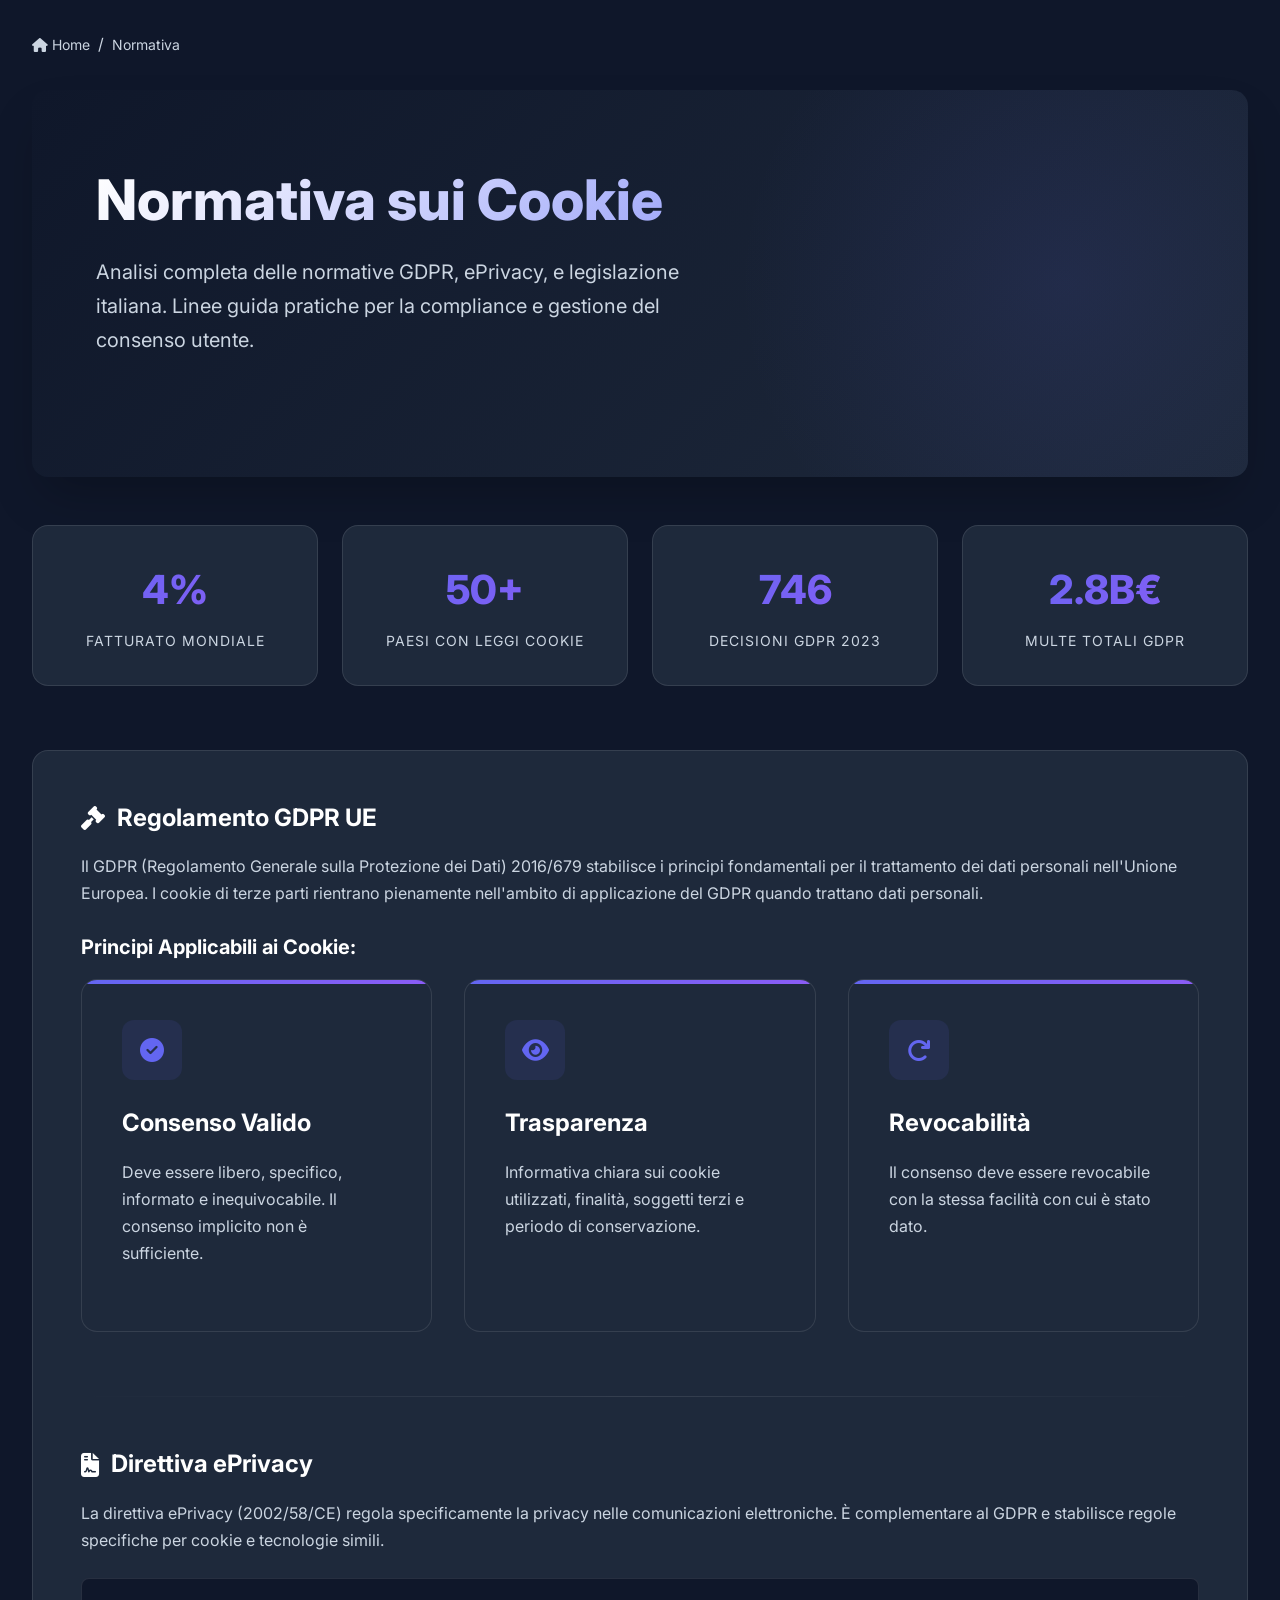
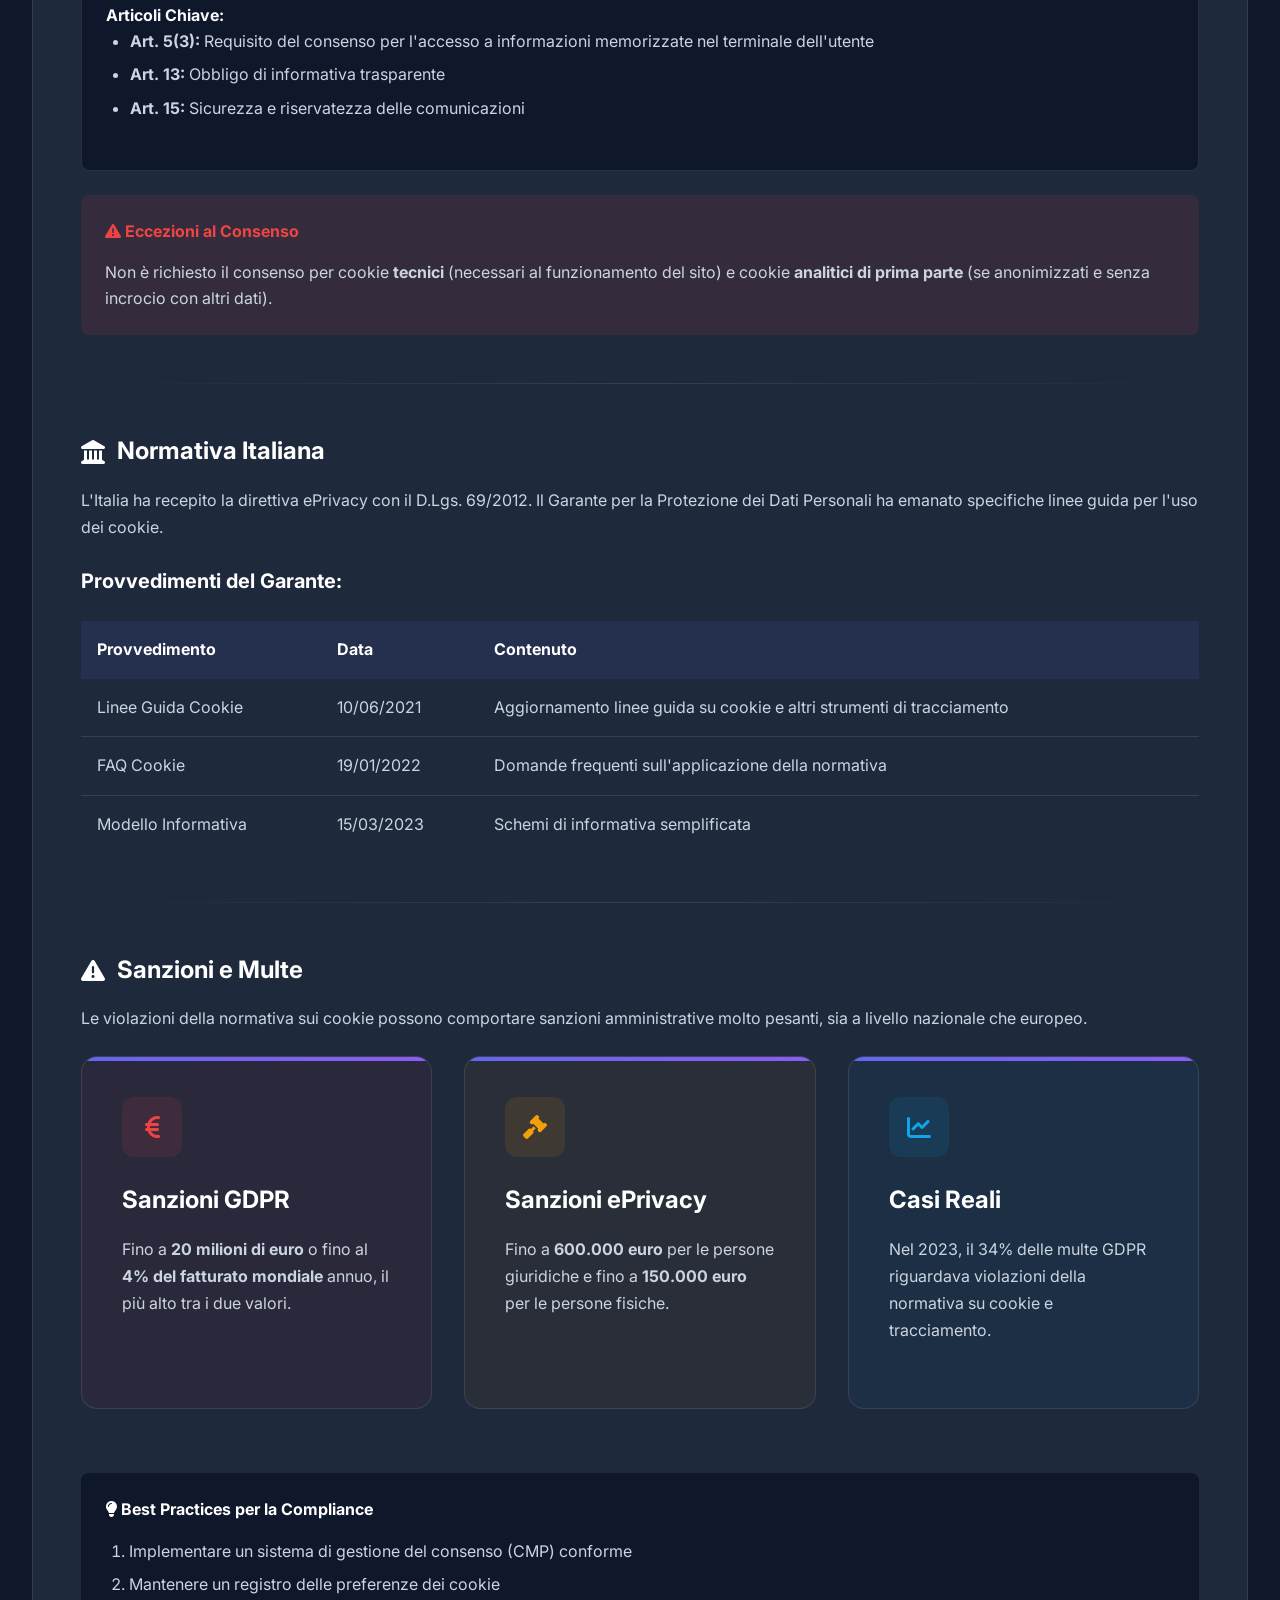
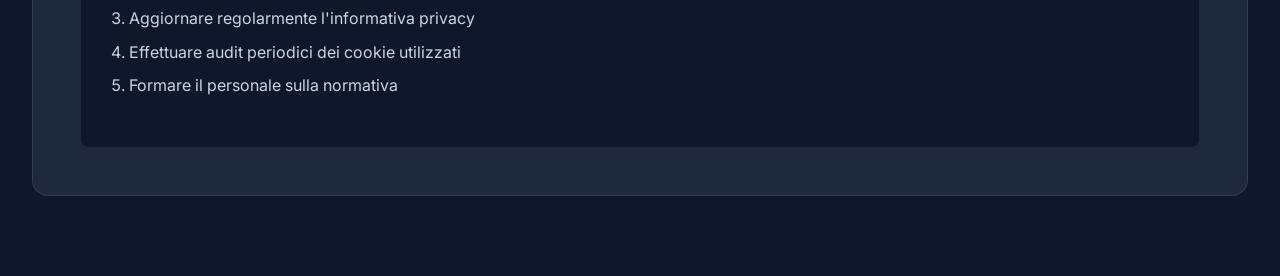
<file: normativa.html>
<!DOCTYPE html>
<html lang="it" data-theme="dark">
<head>
    <meta charset="UTF-8">
    <meta name="viewport" content="width=device-width, initial-scale=1.0">
    <title>Normativa Cookie | Cookie Analytics Pro</title>
    
    <!-- Fonts & Icons -->
    <link href="https://fonts.googleapis.com/css2?family=Inter:wght@300;400;500;600;700&family=Fira+Code:wght@400;500&display=swap" rel="stylesheet">
    <link rel="stylesheet" href="https://cdnjs.cloudflare.com/ajax/libs/font-awesome/6.4.0/css/all.min.css">
    <link rel="stylesheet" href="assets/css/style.css">
    
    <script>
        document.addEventListener('DOMContentLoaded', function() {
            updateBreadcrumb('Normativa');
        });
    </script>
</head>
<body>
    <!--#include virtual="components/navbar.html" -->
    <!--#include virtual="components/sidebar.html" -->

    <main class="main-content">
        <div class="breadcrumb" id="breadcrumb"></div>

        <section class="hero-section fade-in">
            <div class="hero-bg"></div>
            <div class="hero-content">
                <h1 class="hero-title">Normativa sui Cookie</h1>
                <p class="hero-subtitle">
                    Analisi completa delle normative GDPR, ePrivacy, e legislazione italiana. 
                    Linee guida pratiche per la compliance e gestione del consenso utente.
                </p>
            </div>
        </section>

        <!-- Stats Section -->
        <div class="stats-grid">
            <div class="stat-card fade-in" style="animation-delay: 0.1s;">
                <div class="stat-value">4%</div>
                <div class="stat-label">Fatturato mondiale</div>
            </div>
            <div class="stat-card fade-in" style="animation-delay: 0.2s;">
                <div class="stat-value">50+</div>
                <div class="stat-label">Paesi con leggi cookie</div>
            </div>
            <div class="stat-card fade-in" style="animation-delay: 0.3s;">
                <div class="stat-value">746</div>
                <div class="stat-label">Decisioni GDPR 2023</div>
            </div>
            <div class="stat-card fade-in" style="animation-delay: 0.4s;">
                <div class="stat-value">2.8B€</div>
                <div class="stat-label">Multe totali GDPR</div>
            </div>
        </div>

        <div class="page-content fade-in">
            <section id="gdpr">
                <h2 class="content-title">
                    <i class="fas fa-gavel"></i>
                    Regolamento GDPR UE
                </h2>
                <p class="content-text">
                    Il GDPR (Regolamento Generale sulla Protezione dei Dati) 2016/679 stabilisce i principi 
                    fondamentali per il trattamento dei dati personali nell'Unione Europea. I cookie di 
                    terze parti rientrano pienamente nell'ambito di applicazione del GDPR quando trattano 
                    dati personali.
                </p>
                
                <h3 class="content-title" style="font-size: 1.25rem; margin-top: 1.5rem;">
                    Principi Applicabili ai Cookie:
                </h3>
                
                <div class="features-grid" style="margin-top: 1rem;">
                    <div class="feature-card">
                        <div class="feature-icon">
                            <i class="fas fa-check-circle"></i>
                        </div>
                        <h3 class="feature-title">Consenso Valido</h3>
                        <p class="feature-desc">
                            Deve essere libero, specifico, informato e inequivocabile. 
                            Il consenso implicito non è sufficiente.
                        </p>
                    </div>
                    
                    <div class="feature-card">
                        <div class="feature-icon">
                            <i class="fas fa-eye"></i>
                        </div>
                        <h3 class="feature-title">Trasparenza</h3>
                        <p class="feature-desc">
                            Informativa chiara sui cookie utilizzati, finalità, soggetti terzi 
                            e periodo di conservazione.
                        </p>
                    </div>
                    
                    <div class="feature-card">
                        <div class="feature-icon">
                            <i class="fas fa-redo"></i>
                        </div>
                        <h3 class="feature-title">Revocabilità</h3>
                        <p class="feature-desc">
                            Il consenso deve essere revocabile con la stessa facilità con cui è stato dato.
                        </p>
                    </div>
                </div>
            </section>

            <div class="divider"></div>

            <section id="eprivacy">
                <h2 class="content-title">
                    <i class="fas fa-file-contract"></i>
                    Direttiva ePrivacy
                </h2>
                <p class="content-text">
                    La direttiva ePrivacy (2002/58/CE) regola specificamente la privacy nelle comunicazioni 
                    elettroniche. È complementare al GDPR e stabilisce regole specifiche per cookie e tecnologie simili.
                </p>
                
                <div class="code-block">
                    <h4>Articoli Chiave:</h4>
                    <ul class="content-list">
                        <li><strong>Art. 5(3):</strong> Requisito del consenso per l'accesso a informazioni 
                        memorizzate nel terminale dell'utente</li>
                        <li><strong>Art. 13:</strong> Obbligo di informativa trasparente</li>
                        <li><strong>Art. 15:</strong> Sicurezza e riservatezza delle comunicazioni</li>
                    </ul>
                </div>
                
                <div style="background: rgba(239, 68, 68, 0.1); padding: 1.5rem; border-radius: var(--radius-sm); margin: 1.5rem 0;">
                    <h4 style="color: var(--danger); margin-bottom: 1rem;">
                        <i class="fas fa-exclamation-triangle"></i>
                        Eccezioni al Consenso
                    </h4>
                    <p style="margin: 0; color: var(--light-3);">
                        Non è richiesto il consenso per cookie <strong>tecnici</strong> (necessari al funzionamento del sito) 
                        e cookie <strong>analitici di prima parte</strong> (se anonimizzati e senza incrocio con altri dati).
                    </p>
                </div>
            </section>

            <div class="divider"></div>

            <section id="italian-law">
                <h2 class="content-title">
                    <i class="fas fa-landmark"></i>
                    Normativa Italiana
                </h2>
                <p class="content-text">
                    L'Italia ha recepito la direttiva ePrivacy con il D.Lgs. 69/2012. Il Garante per la 
                    Protezione dei Dati Personali ha emanato specifiche linee guida per l'uso dei cookie.
                </p>
                
                <h3 class="content-title" style="font-size: 1.25rem; margin-top: 1.5rem;">
                    Provvedimenti del Garante:
                </h3>
                
                <div style="overflow-x: auto; margin: 1.5rem 0;">
                    <table style="width: 100%; border-collapse: collapse;">
                        <thead>
                            <tr style="background: rgba(99, 102, 241, 0.1);">
                                <th style="padding: 1rem; text-align: left; color: white;">Provvedimento</th>
                                <th style="padding: 1rem; text-align: left; color: white;">Data</th>
                                <th style="padding: 1rem; text-align: left; color: white;">Contenuto</th>
                            </tr>
                        </thead>
                        <tbody>
                            <tr style="border-bottom: 1px solid rgba(255,255,255,0.1);">
                                <td style="padding: 1rem; color: var(--light-3);">Linee Guida Cookie</td>
                                <td style="padding: 1rem; color: var(--light-3);">10/06/2021</td>
                                <td style="padding: 1rem; color: var(--light-3);">Aggiornamento linee guida su cookie e altri strumenti di tracciamento</td>
                            </tr>
                            <tr style="border-bottom: 1px solid rgba(255,255,255,0.1);">
                                <td style="padding: 1rem; color: var(--light-3);">FAQ Cookie</td>
                                <td style="padding: 1rem; color: var(--light-3);">19/01/2022</td>
                                <td style="padding: 1rem; color: var(--light-3);">Domande frequenti sull'applicazione della normativa</td>
                            </tr>
                            <tr>
                                <td style="padding: 1rem; color: var(--light-3);">Modello Informativa</td>
                                <td style="padding: 1rem; color: var(--light-3);">15/03/2023</td>
                                <td style="padding: 1rem; color: var(--light-3);">Schemi di informativa semplificata</td>
                            </tr>
                        </tbody>
                    </table>
                </div>
            </section>

            <div class="divider"></div>

            <section id="sanctions">
                <h2 class="content-title">
                    <i class="fas fa-exclamation-triangle"></i>
                    Sanzioni e Multe
                </h2>
                <p class="content-text">
                    Le violazioni della normativa sui cookie possono comportare sanzioni amministrative 
                    molto pesanti, sia a livello nazionale che europeo.
                </p>
                
                <div class="features-grid" style="margin-top: 1rem;">
                    <div class="feature-card" style="background: rgba(239, 68, 68, 0.05);">
                        <div class="feature-icon" style="background: rgba(239, 68, 68, 0.1); color: var(--danger);">
                            <i class="fas fa-euro-sign"></i>
                        </div>
                        <h3 class="feature-title">Sanzioni GDPR</h3>
                        <p class="feature-desc">
                            Fino a <strong>20 milioni di euro</strong> o fino al <strong>4% del fatturato mondiale</strong> 
                            annuo, il più alto tra i due valori.
                        </p>
                    </div>
                    
                    <div class="feature-card" style="background: rgba(245, 158, 11, 0.05);">
                        <div class="feature-icon" style="background: rgba(245, 158, 11, 0.1); color: var(--warning);">
                            <i class="fas fa-gavel"></i>
                        </div>
                        <h3 class="feature-title">Sanzioni ePrivacy</h3>
                        <p class="feature-desc">
                            Fino a <strong>600.000 euro</strong> per le persone giuridiche e fino a 
                            <strong>150.000 euro</strong> per le persone fisiche.
                        </p>
                    </div>
                    
                    <div class="feature-card" style="background: rgba(14, 165, 233, 0.05);">
                        <div class="feature-icon" style="background: rgba(14, 165, 233, 0.1); color: var(--info);">
                            <i class="fas fa-chart-line"></i>
                        </div>
                        <h3 class="feature-title">Casi Reali</h3>
                        <p class="feature-desc">
                            Nel 2023, il 34% delle multe GDPR riguardava violazioni della normativa 
                            su cookie e tracciamento.
                        </p>
                    </div>
                </div>
                
                <div style="margin-top: 2rem; padding: 1.5rem; background: var(--dark-1); border-radius: var(--radius-sm);">
                    <h4 style="color: white; margin-bottom: 1rem;">
                        <i class="fas fa-lightbulb"></i>
                        Best Practices per la Compliance
                    </h4>
                    <ol class="content-list">
                        <li>Implementare un sistema di gestione del consenso (CMP) conforme</li>
                        <li>Mantenere un registro delle preferenze dei cookie</li>
                        <li>Aggiornare regolarmente l'informativa privacy</li>
                        <li>Effettuare audit periodici dei cookie utilizzati</li>
                        <li>Formare il personale sulla normativa</li>
                    </ol>
                </div>
            </section>
        </div>

        <!--#include virtual="components/footer.html" -->
    </main>

    <!-- JavaScript -->
    <script src="assets/js/main.js"></script>
</body>
</html>
</file>
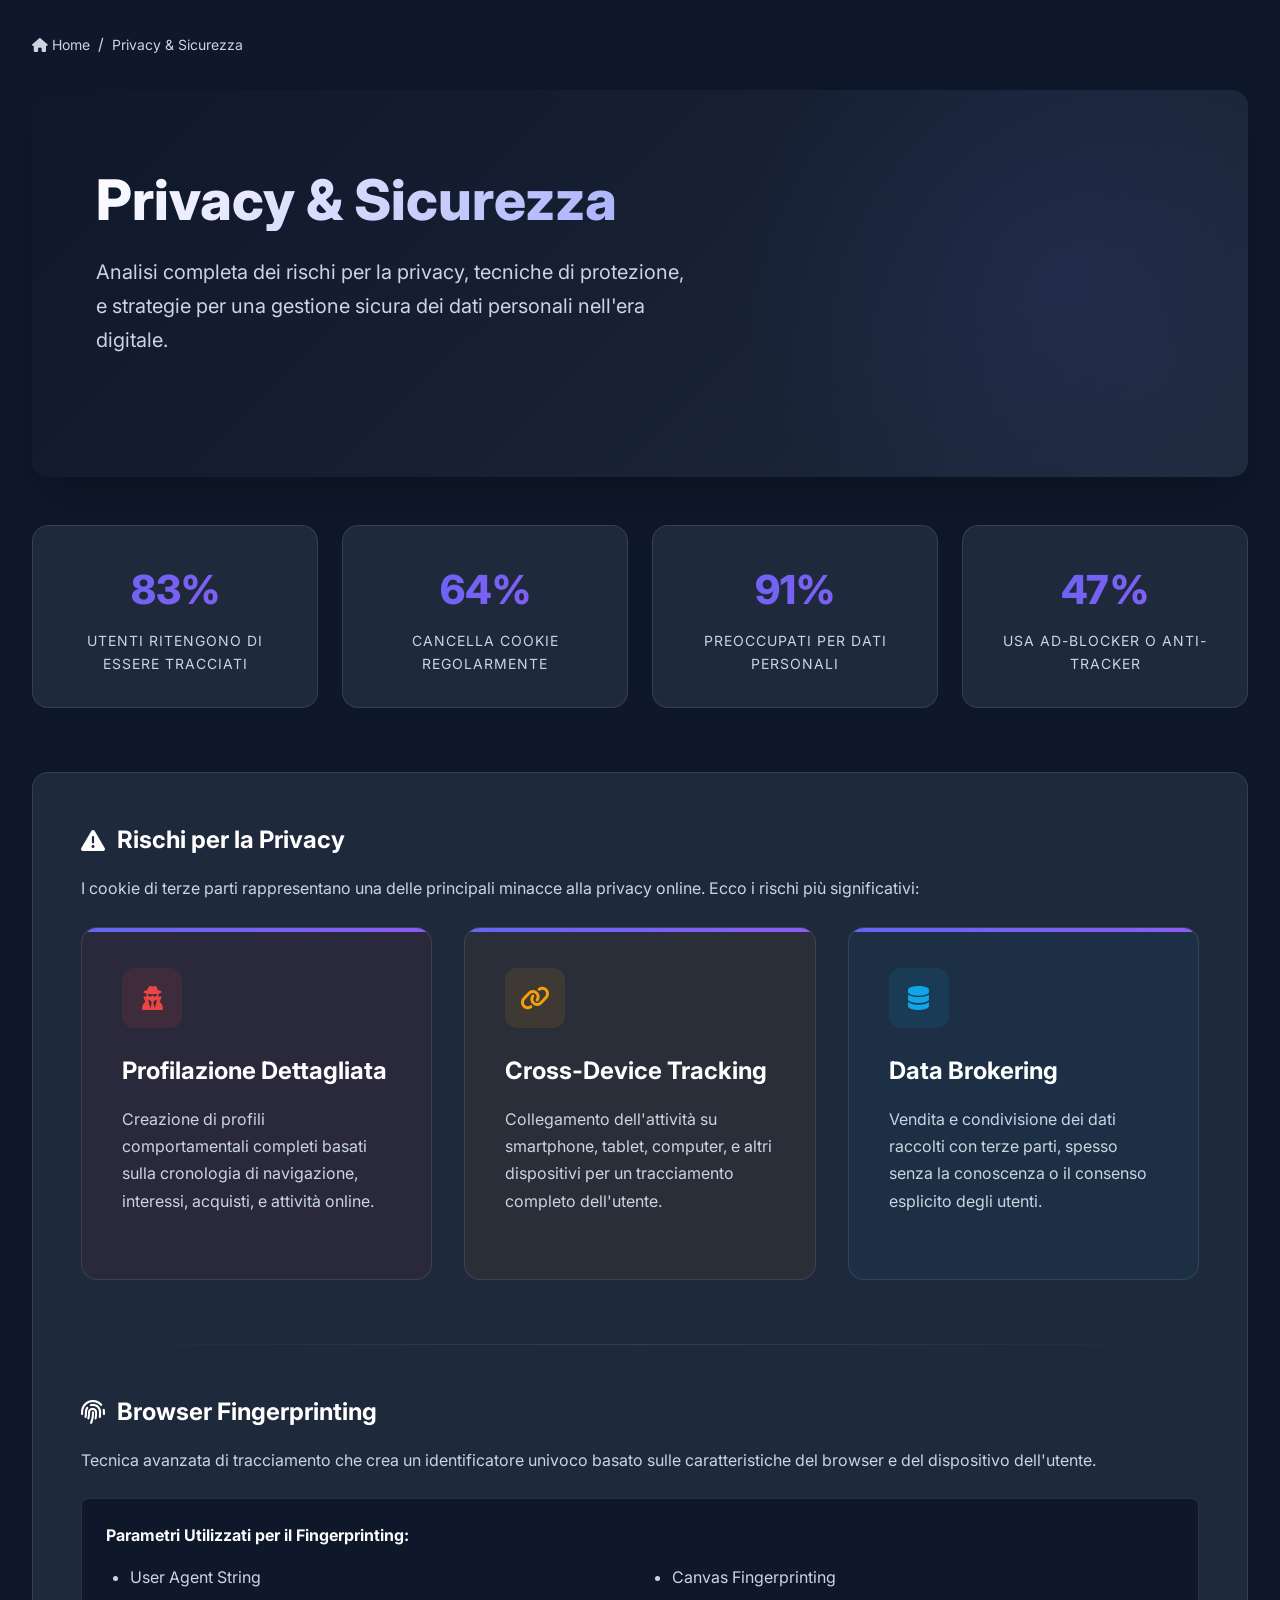
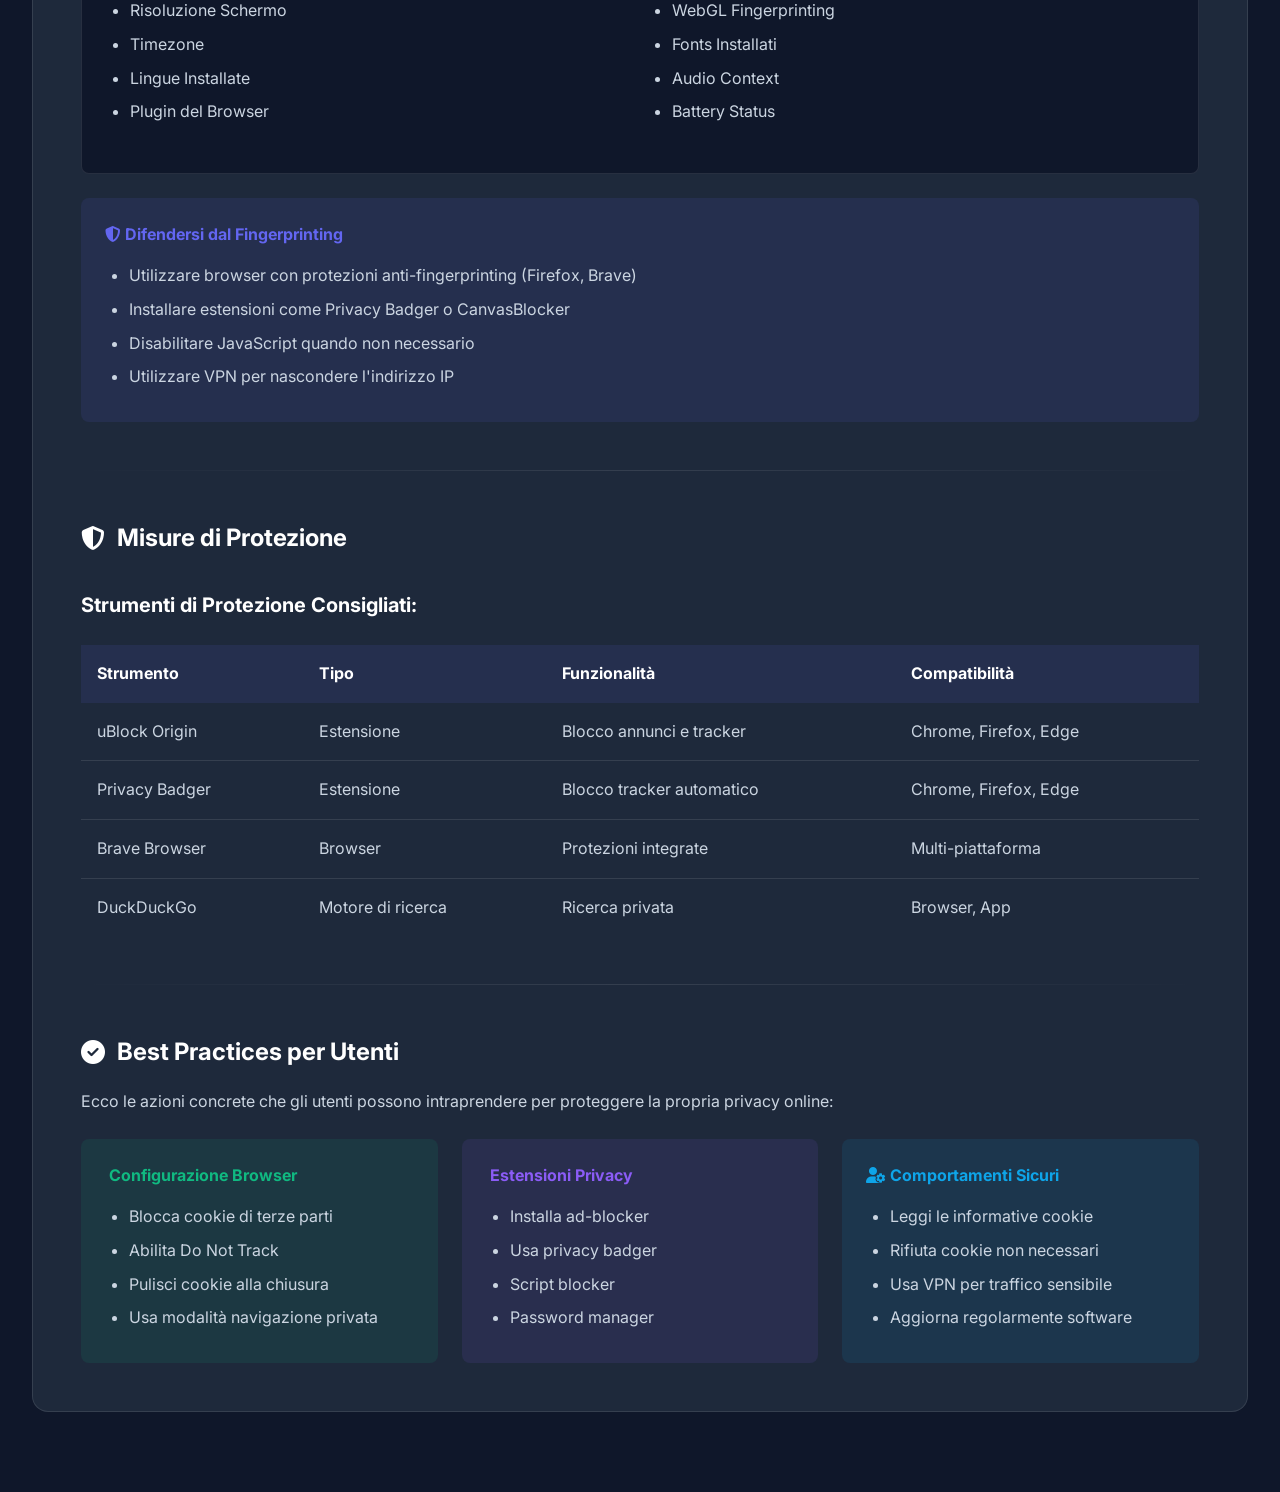
<file: privacy.html>
<!DOCTYPE html>
<html lang="it" data-theme="dark">
<head>
    <meta charset="UTF-8">
    <meta name="viewport" content="width=device-width, initial-scale=1.0">
    <title>Privacy & Sicurezza | Cookie Analytics Pro</title>
    
    <!-- Fonts & Icons -->
    <link href="https://fonts.googleapis.com/css2?family=Inter:wght@300;400;500;600;700&family=Fira+Code:wght@400;500&display=swap" rel="stylesheet">
    <link rel="stylesheet" href="https://cdnjs.cloudflare.com/ajax/libs/font-awesome/6.4.0/css/all.min.css">
    <link rel="stylesheet" href="assets/css/style.css">
    
    <script>
        document.addEventListener('DOMContentLoaded', function() {
            updateBreadcrumb('Privacy & Sicurezza');
        });
    </script>
</head>
<body>
    <!--#include virtual="components/navbar.html" -->
    <!--#include virtual="components/sidebar.html" -->

    <main class="main-content">
        <div class="breadcrumb" id="breadcrumb"></div>

        <section class="hero-section fade-in">
            <div class="hero-bg"></div>
            <div class="hero-content">
                <h1 class="hero-title">Privacy & Sicurezza</h1>
                <p class="hero-subtitle">
                    Analisi completa dei rischi per la privacy, tecniche di protezione, 
                    e strategie per una gestione sicura dei dati personali nell'era digitale.
                </p>
            </div>
        </section>

        <!-- Stats Section -->
        <div class="stats-grid">
            <div class="stat-card fade-in" style="animation-delay: 0.1s;">
                <div class="stat-value">83%</div>
                <div class="stat-label">Utenti ritengono di essere tracciati</div>
            </div>
            <div class="stat-card fade-in" style="animation-delay: 0.2s;">
                <div class="stat-value">64%</div>
                <div class="stat-label">Cancella cookie regolarmente</div>
            </div>
            <div class="stat-card fade-in" style="animation-delay: 0.3s;">
                <div class="stat-value">91%</div>
                <div class="stat-label">Preoccupati per dati personali</div>
            </div>
            <div class="stat-card fade-in" style="animation-delay: 0.4s;">
                <div class="stat-value">47%</div>
                <div class="stat-label">Usa ad-blocker o anti-tracker</div>
            </div>
        </div>

        <div class="page-content fade-in">
            <section id="rischi">
                <h2 class="content-title">
                    <i class="fas fa-exclamation-triangle"></i>
                    Rischi per la Privacy
                </h2>
                <p class="content-text">
                    I cookie di terze parti rappresentano una delle principali minacce alla privacy 
                    online. Ecco i rischi più significativi:
                </p>
                
                <div class="features-grid" style="margin-top: 1rem;">
                    <div class="feature-card" style="background: rgba(239, 68, 68, 0.05);">
                        <div class="feature-icon" style="background: rgba(239, 68, 68, 0.1); color: var(--danger);">
                            <i class="fas fa-user-secret"></i>
                        </div>
                        <h3 class="feature-title">Profilazione Dettagliata</h3>
                        <p class="feature-desc">
                            Creazione di profili comportamentali completi basati sulla cronologia di 
                            navigazione, interessi, acquisti, e attività online.
                        </p>
                    </div>
                    
                    <div class="feature-card" style="background: rgba(245, 158, 11, 0.05);">
                        <div class="feature-icon" style="background: rgba(245, 158, 11, 0.1); color: var(--warning);">
                            <i class="fas fa-link"></i>
                        </div>
                        <h3 class="feature-title">Cross-Device Tracking</h3>
                        <p class="feature-desc">
                            Collegamento dell'attività su smartphone, tablet, computer, e altri dispositivi 
                            per un tracciamento completo dell'utente.
                        </p>
                    </div>
                    
                    <div class="feature-card" style="background: rgba(14, 165, 233, 0.05);">
                        <div class="feature-icon" style="background: rgba(14, 165, 233, 0.1); color: var(--info);">
                            <i class="fas fa-database"></i>
                        </div>
                        <h3 class="feature-title">Data Brokering</h3>
                        <p class="feature-desc">
                            Vendita e condivisione dei dati raccolti con terze parti, spesso senza 
                            la conoscenza o il consenso esplicito degli utenti.
                        </p>
                    </div>
                </div>
            </section>

            <div class="divider"></div>

            <section id="fingerprinting">
                <h2 class="content-title">
                    <i class="fas fa-fingerprint"></i>
                    Browser Fingerprinting
                </h2>
                <p class="content-text">
                    Tecnica avanzata di tracciamento che crea un identificatore univoco basato sulle 
                    caratteristiche del browser e del dispositivo dell'utente.
                </p>
                
                <div class="code-block">
                    <h4>Parametri Utilizzati per il Fingerprinting:</h4>
                    <div style="display: grid; grid-template-columns: repeat(2, 1fr); gap: 1rem; margin-top: 1rem;">
                        <div>
                            <ul class="content-list">
                                <li>User Agent String</li>
                                <li>Risoluzione Schermo</li>
                                <li>Timezone</li>
                                <li>Lingue Installate</li>
                                <li>Plugin del Browser</li>
                            </ul>
                        </div>
                        <div>
                            <ul class="content-list">
                                <li>Canvas Fingerprinting</li>
                                <li>WebGL Fingerprinting</li>
                                <li>Fonts Installati</li>
                                <li>Audio Context</li>
                                <li>Battery Status</li>
                            </ul>
                        </div>
                    </div>
                </div>
                
                <div style="background: rgba(99, 102, 241, 0.1); padding: 1.5rem; border-radius: var(--radius-sm); margin: 1.5rem 0;">
                    <h4 style="color: var(--primary); margin-bottom: 1rem;">
                        <i class="fas fa-shield-alt"></i>
                        Difendersi dal Fingerprinting
                    </h4>
                    <ul class="content-list" style="margin-bottom: 0;">
                        <li>Utilizzare browser con protezioni anti-fingerprinting (Firefox, Brave)</li>
                        <li>Installare estensioni come Privacy Badger o CanvasBlocker</li>
                        <li>Disabilitare JavaScript quando non necessario</li>
                        <li>Utilizzare VPN per nascondere l'indirizzo IP</li>
                    </ul>
                </div>
            </section>

            <div class="divider"></div>

            <section id="protezione">
                <h2 class="content-title">
                    <i class="fas fa-shield-alt"></i>
                    Misure di Protezione
                </h2>
                
                <h3 class="content-title" style="font-size: 1.25rem; margin-top: 2rem;">
                    Strumenti di Protezione Consigliati:
                </h3>
                
                <div style="overflow-x: auto; margin: 1.5rem 0;">
                    <table style="width: 100%; border-collapse: collapse;">
                        <thead>
                            <tr style="background: rgba(99, 102, 241, 0.1);">
                                <th style="padding: 1rem; text-align: left; color: white;">Strumento</th>
                                <th style="padding: 1rem; text-align: left; color: white;">Tipo</th>
                                <th style="padding: 1rem; text-align: left; color: white;">Funzionalità</th>
                                <th style="padding: 1rem; text-align: left; color: white;">Compatibilità</th>
                            </tr>
                        </thead>
                        <tbody>
                            <tr style="border-bottom: 1px solid rgba(255,255,255,0.1);">
                                <td style="padding: 1rem; color: var(--light-3);">uBlock Origin</td>
                                <td style="padding: 1rem; color: var(--light-3);">Estensione</td>
                                <td style="padding: 1rem; color: var(--light-3);">Blocco annunci e tracker</td>
                                <td style="padding: 1rem; color: var(--light-3);">Chrome, Firefox, Edge</td>
                            </tr>
                            <tr style="border-bottom: 1px solid rgba(255,255,255,0.1);">
                                <td style="padding: 1rem; color: var(--light-3);">Privacy Badger</td>
                                <td style="padding: 1rem; color: var(--light-3);">Estensione</td>
                                <td style="padding: 1rem; color: var(--light-3);">Blocco tracker automatico</td>
                                <td style="padding: 1rem; color: var(--light-3);">Chrome, Firefox, Edge</td>
                            </tr>
                            <tr style="border-bottom: 1px solid rgba(255,255,255,0.1);">
                                <td style="padding: 1rem; color: var(--light-3);">Brave Browser</td>
                                <td style="padding: 1rem; color: var(--light-3);">Browser</td>
                                <td style="padding: 1rem; color: var(--light-3);">Protezioni integrate</td>
                                <td style="padding: 1rem; color: var(--light-3);">Multi-piattaforma</td>
                            </tr>
                            <tr>
                                <td style="padding: 1rem; color: var(--light-3);">DuckDuckGo</td>
                                <td style="padding: 1rem; color: var(--light-3);">Motore di ricerca</td>
                                <td style="padding: 1rem; color: var(--light-3);">Ricerca privata</td>
                                <td style="padding: 1rem; color: var(--light-3);">Browser, App</td>
                            </tr>
                        </tbody>
                    </table>
                </div>
            </section>

            <div class="divider"></div>

            <section id="best-practices">
                <h2 class="content-title">
                    <i class="fas fa-check-circle"></i>
                    Best Practices per Utenti
                </h2>
                <p class="content-text">
                    Ecco le azioni concrete che gli utenti possono intraprendere per proteggere 
                    la propria privacy online:
                </p>
                
                <div style="display: grid; grid-template-columns: repeat(auto-fit, minmax(300px, 1fr)); gap: 1.5rem; margin-top: 1.5rem;">
                    <div style="background: rgba(16, 185, 129, 0.1); padding: 1.5rem; border-radius: var(--radius-sm);">
                        <h4 style="color: var(--secondary); margin-bottom: 1rem;">
                            <i class="fas fa-browser"></i>
                            Configurazione Browser
                        </h4>
                        <ul class="content-list" style="margin-bottom: 0;">
                            <li>Blocca cookie di terze parti</li>
                            <li>Abilita Do Not Track</li>
                            <li>Pulisci cookie alla chiusura</li>
                            <li>Usa modalità navigazione privata</li>
                        </ul>
                    </div>
                    
                    <div style="background: rgba(139, 92, 246, 0.1); padding: 1.5rem; border-radius: var(--radius-sm);">
                        <h4 style="color: var(--accent); margin-bottom: 1rem;">
                            <i class="fas fa-extensions"></i>
                            Estensioni Privacy
                        </h4>
                        <ul class="content-list" style="margin-bottom: 0;">
                            <li>Installa ad-blocker</li>
                            <li>Usa privacy badger</li>
                            <li>Script blocker</li>
                            <li>Password manager</li>
                        </ul>
                    </div>
                    
                    <div style="background: rgba(14, 165, 233, 0.1); padding: 1.5rem; border-radius: var(--radius-sm);">
                        <h4 style="color: var(--info); margin-bottom: 1rem;">
                            <i class="fas fa-user-cog"></i>
                            Comportamenti Sicuri
                        </h4>
                        <ul class="content-list" style="margin-bottom: 0;">
                            <li>Leggi le informative cookie</li>
                            <li>Rifiuta cookie non necessari</li>
                            <li>Usa VPN per traffico sensibile</li>
                            <li>Aggiorna regolarmente software</li>
                        </ul>
                    </div>
                </div>
            </section>
        </div>

        <!--#include virtual="components/footer.html" -->
    </main>

    <!-- Modals -->
    <div class="modal" id="privacySettingsModal">
        <div class="modal-content">
            <div class="modal-header">
                <h3 class="modal-title">Configurazione Privacy Browser</h3>
                <button class="modal-close" onclick="closeModal('privacySettingsModal')">&times;</button>
            </div>
            <div class="modal-body">
                <h4>Impostazioni Consigliate:</h4>
                <div style="margin: 1.5rem 0;">
                    <div style="margin-bottom: 1rem;">
                        <h5 style="color: white; margin-bottom: 0.5rem;">Cookie e Dati Sito</h5>
                        <p style="color: var(--light-3);">✓ Blocca cookie di terze parti<br>
                        ✓ Cancella cookie alla chiusura del browser<br>
                        ✓ Non consentire ai siti di salvare dati</p>
                    </div>
                    
                    <div style="margin-bottom: 1rem;">
                        <h5 style="color: white; margin-bottom: 0.5rem;">Tracciamento</h5>
                        <p style="color: var(--light-3);">✓ Invia richiesta "Do Not Track"<br>
                        ✓ Blocca pop-up e reindirizzamenti<br>
                        ✓ Blocca contenuti dannosi</p>
                    </div>
                    
                    <div>
                        <h5 style="color: white; margin-bottom: 0.5rem;">Sicurezza</h5>
                        <p style="color: var(--light-3);">✓ Abilita protezione phishing/malware<br>
                        ✓ Usa HTTPS ovunque possibile<br>
                        ✓ Blocca download automatici</p>
                    </div>
                </div>
            </div>
        </div>
    </div>

    <script src="assets/js/main.js"></script>
</body>
</html>
</file>
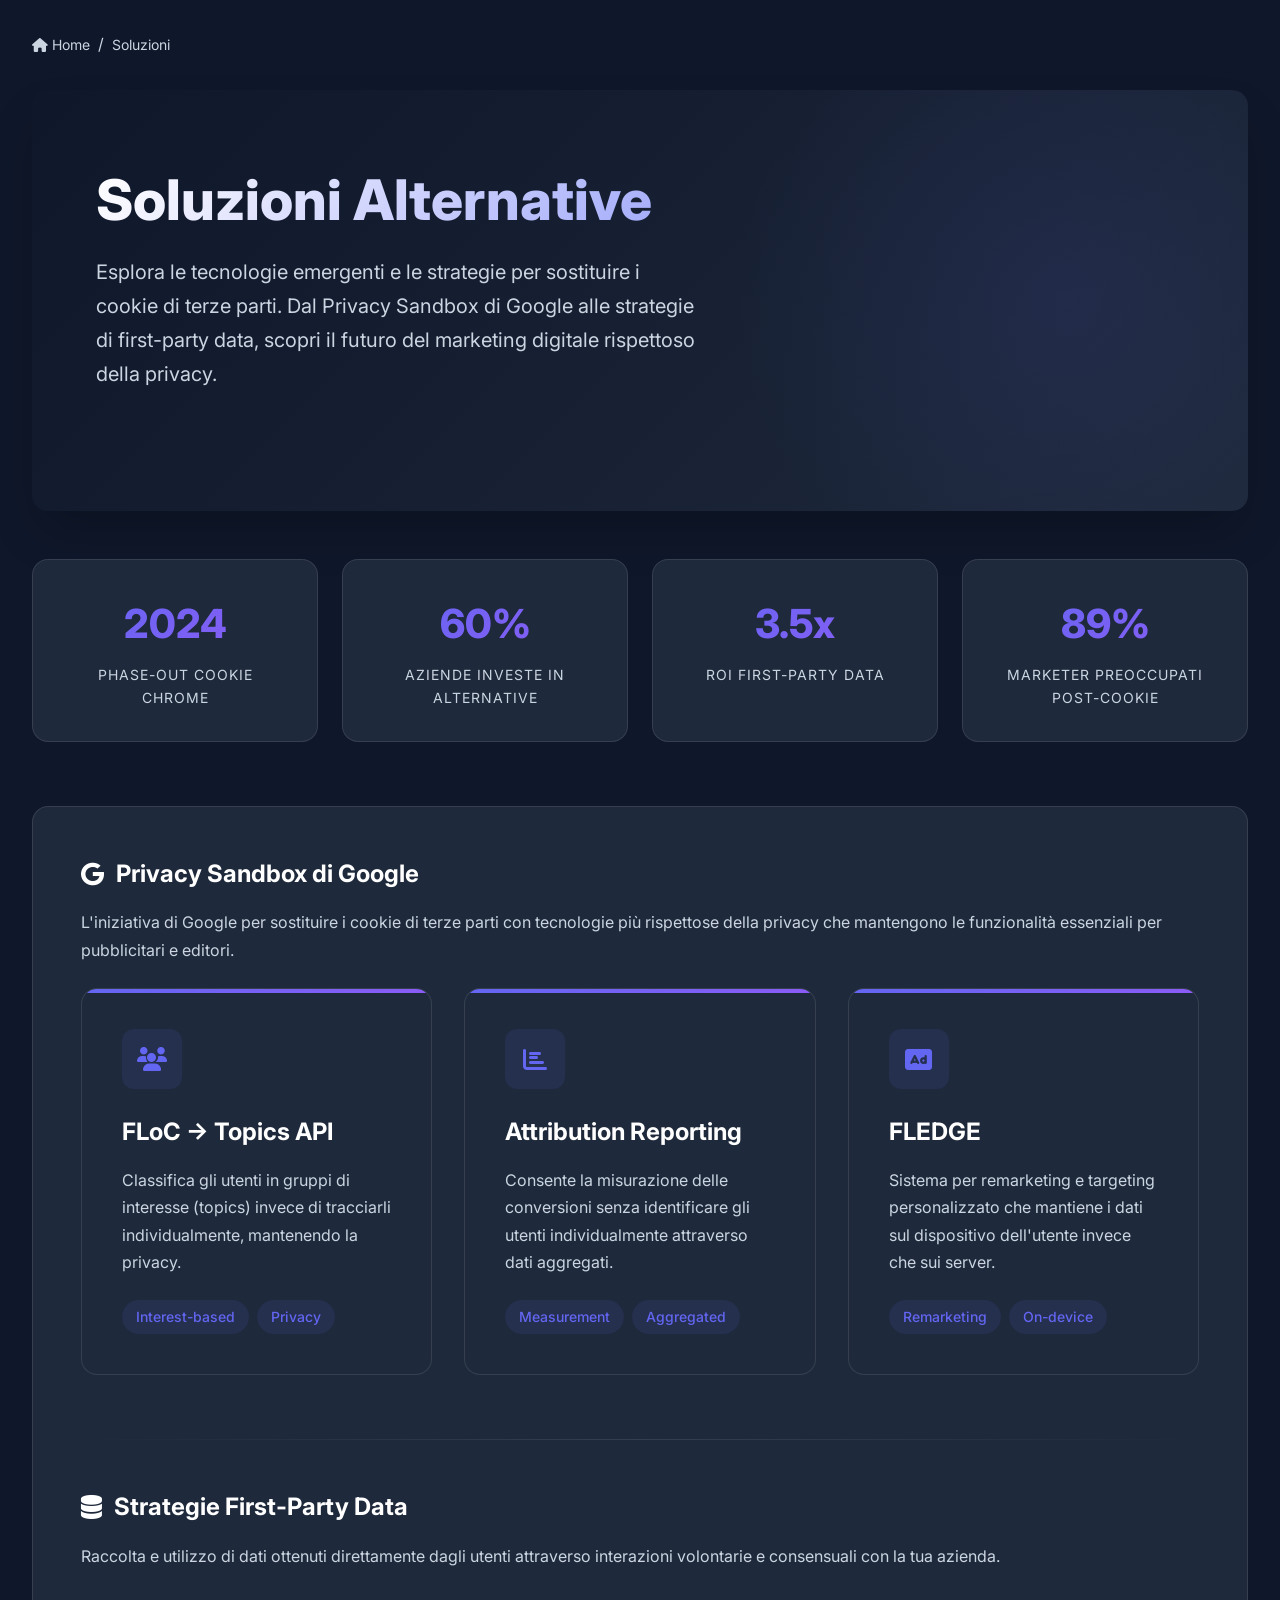
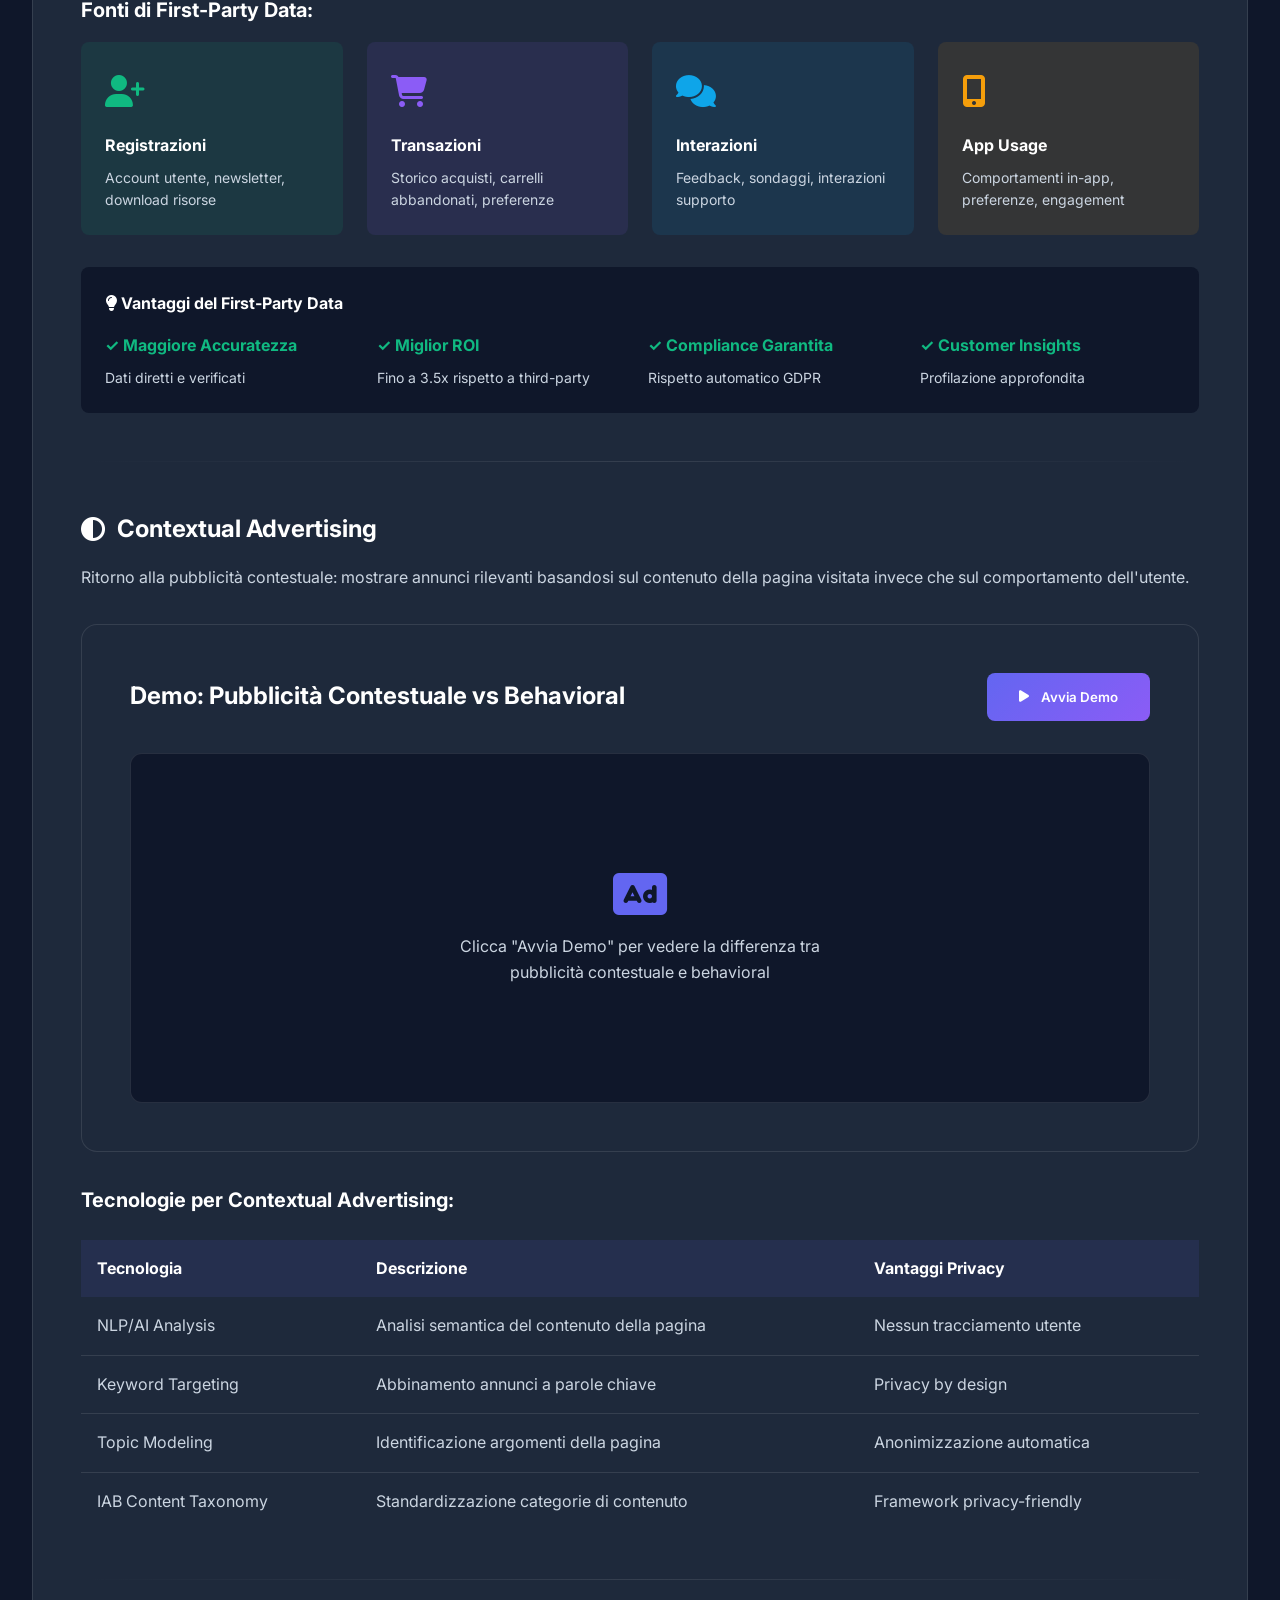
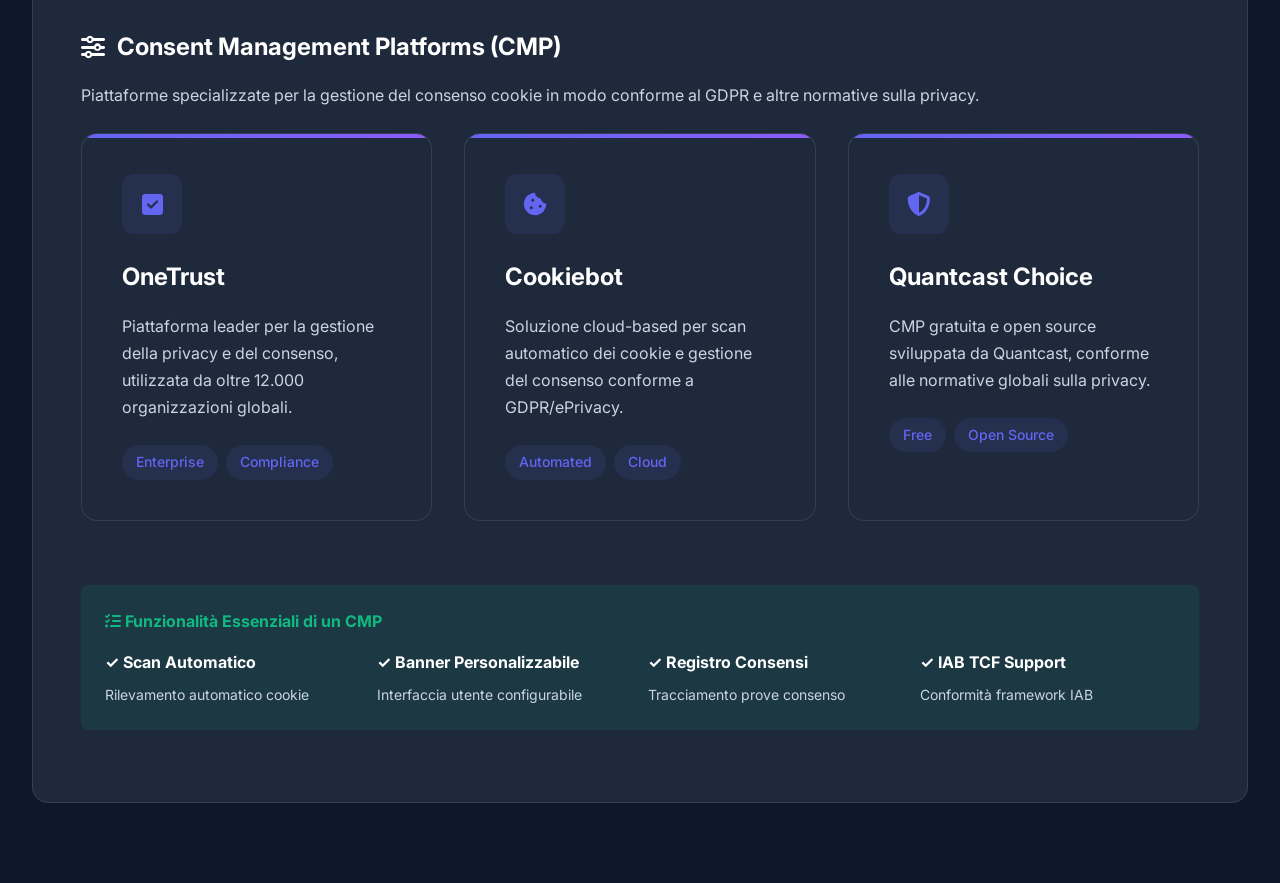
<file: soluzioni.html>
<!DOCTYPE html>
<html lang="it" data-theme="dark">
<head>
    <meta charset="UTF-8">
    <meta name="viewport" content="width=device-width, initial-scale=1.0">
    <title>Soluzioni Alternative | Cookie Analytics Pro</title>
    
    <!-- Fonts & Icons -->
    <link href="https://fonts.googleapis.com/css2?family=Inter:wght@300;400;500;600;700&family=Fira+Code:wght@400;500&display=swap" rel="stylesheet">
    <link rel="stylesheet" href="https://cdnjs.cloudflare.com/ajax/libs/font-awesome/6.4.0/css/all.min.css">
    <link rel="stylesheet" href="assets/css/style.css">
    
    <script>
        document.addEventListener('DOMContentLoaded', function() {
            updateBreadcrumb('Soluzioni');
        });
    </script>
</head>
<body>
    <!--#include virtual="components/navbar.html" -->
    <!--#include virtual="components/sidebar.html" -->

    <main class="main-content">
        <div class="breadcrumb" id="breadcrumb"></div>

        <section class="hero-section fade-in">
            <div class="hero-bg"></div>
            <div class="hero-content">
                <h1 class="hero-title">Soluzioni Alternative</h1>
                <p class="hero-subtitle">
                    Esplora le tecnologie emergenti e le strategie per sostituire i cookie di terze parti.
                    Dal Privacy Sandbox di Google alle strategie di first-party data, scopri il futuro 
                    del marketing digitale rispettoso della privacy.
                </p>
            </div>
        </section>

        <!-- Stats Section -->
        <div class="stats-grid">
            <div class="stat-card fade-in" style="animation-delay: 0.1s;">
                <div class="stat-value">2024</div>
                <div class="stat-label">Phase-out cookie Chrome</div>
            </div>
            <div class="stat-card fade-in" style="animation-delay: 0.2s;">
                <div class="stat-value">60%</div>
                <div class="stat-label">Aziende investe in alternative</div>
            </div>
            <div class="stat-card fade-in" style="animation-delay: 0.3s;">
                <div class="stat-value">3.5x</div>
                <div class="stat-label">ROI first-party data</div>
            </div>
            <div class="stat-card fade-in" style="animation-delay: 0.4s;">
                <div class="stat-value">89%</div>
                <div class="stat-label">Marketer preoccupati post-cookie</div>
            </div>
        </div>

        <div class="page-content fade-in">
            <section id="privacy-sandbox">
                <h2 class="content-title">
                    <i class="fab fa-google"></i>
                    Privacy Sandbox di Google
                </h2>
                <p class="content-text">
                    L'iniziativa di Google per sostituire i cookie di terze parti con tecnologie più 
                    rispettose della privacy che mantengono le funzionalità essenziali per pubblicitari 
                    e editori.
                </p>
                
                <div class="features-grid" style="margin-top: 1rem;">
                    <div class="feature-card">
                        <div class="feature-icon">
                            <i class="fas fa-users"></i>
                        </div>
                        <h3 class="feature-title">FLoC → Topics API</h3>
                        <p class="feature-desc">
                            Classifica gli utenti in gruppi di interesse (topics) invece di tracciarli 
                            individualmente, mantenendo la privacy.
                        </p>
                        <div class="feature-tags">
                            <span class="tag">Interest-based</span>
                            <span class="tag">Privacy</span>
                        </div>
                    </div>
                    
                    <div class="feature-card">
                        <div class="feature-icon">
                            <i class="fas fa-chart-bar"></i>
                        </div>
                        <h3 class="feature-title">Attribution Reporting</h3>
                        <p class="feature-desc">
                            Consente la misurazione delle conversioni senza identificare gli utenti 
                            individualmente attraverso dati aggregati.
                        </p>
                        <div class="feature-tags">
                            <span class="tag">Measurement</span>
                            <span class="tag">Aggregated</span>
                        </div>
                    </div>
                    
                    <div class="feature-card">
                        <div class="feature-icon">
                            <i class="fas fa-ad"></i>
                        </div>
                        <h3 class="feature-title">FLEDGE</h3>
                        <p class="feature-desc">
                            Sistema per remarketing e targeting personalizzato che mantiene i dati 
                            sul dispositivo dell'utente invece che sui server.
                        </p>
                        <div class="feature-tags">
                            <span class="tag">Remarketing</span>
                            <span class="tag">On-device</span>
                        </div>
                    </div>
                </div>
            </section>

            <div class="divider"></div>

            <section id="first-party">
                <h2 class="content-title">
                    <i class="fas fa-database"></i>
                    Strategie First-Party Data
                </h2>
                <p class="content-text">
                    Raccolta e utilizzo di dati ottenuti direttamente dagli utenti attraverso 
                    interazioni volontarie e consensuali con la tua azienda.
                </p>
                
                <h3 class="content-title" style="font-size: 1.25rem; margin-top: 1.5rem;">
                    Fonti di First-Party Data:
                </h3>
                
                <div style="display: grid; grid-template-columns: repeat(auto-fit, minmax(250px, 1fr)); gap: 1.5rem; margin-top: 1rem;">
                    <div style="background: rgba(16, 185, 129, 0.1); padding: 1.5rem; border-radius: var(--radius-sm);">
                        <div style="font-size: 2rem; color: var(--secondary); margin-bottom: 1rem;">
                            <i class="fas fa-user-plus"></i>
                        </div>
                        <h4 style="color: white; margin-bottom: 0.5rem;">Registrazioni</h4>
                        <p style="color: var(--light-3); margin: 0; font-size: 0.875rem;">
                            Account utente, newsletter, download risorse
                        </p>
                    </div>
                    
                    <div style="background: rgba(139, 92, 246, 0.1); padding: 1.5rem; border-radius: var(--radius-sm);">
                        <div style="font-size: 2rem; color: var(--accent); margin-bottom: 1rem;">
                            <i class="fas fa-shopping-cart"></i>
                        </div>
                        <h4 style="color: white; margin-bottom: 0.5rem;">Transazioni</h4>
                        <p style="color: var(--light-3); margin: 0; font-size: 0.875rem;">
                            Storico acquisti, carrelli abbandonati, preferenze
                        </p>
                    </div>
                    
                    <div style="background: rgba(14, 165, 233, 0.1); padding: 1.5rem; border-radius: var(--radius-sm);">
                        <div style="font-size: 2rem; color: var(--info); margin-bottom: 1rem;">
                            <i class="fas fa-comments"></i>
                        </div>
                        <h4 style="color: white; margin-bottom: 0.5rem;">Interazioni</h4>
                        <p style="color: var(--light-3); margin: 0; font-size: 0.875rem;">
                            Feedback, sondaggi, interazioni supporto
                        </p>
                    </div>
                    
                    <div style="background: rgba(245, 158, 11, 0.1); padding: 1.5rem; border-radius: var(--radius-sm);">
                        <div style="font-size: 2rem; color: var(--warning); margin-bottom: 1rem;">
                            <i class="fas fa-mobile-alt"></i>
                        </div>
                        <h4 style="color: white; margin-bottom: 0.5rem;">App Usage</h4>
                        <p style="color: var(--light-3); margin: 0; font-size: 0.875rem;">
                            Comportamenti in-app, preferenze, engagement
                        </p>
                    </div>
                </div>
                
                <div style="margin-top: 2rem; padding: 1.5rem; background: var(--dark-1); border-radius: var(--radius-sm);">
                    <h4 style="color: white; margin-bottom: 1rem;">
                        <i class="fas fa-lightbulb"></i>
                        Vantaggi del First-Party Data
                    </h4>
                    <div style="display: grid; grid-template-columns: repeat(auto-fit, minmax(200px, 1fr)); gap: 1rem;">
                        <div>
                            <div style="color: var(--secondary); font-weight: bold; margin-bottom: 0.5rem;">✓ Maggiore Accuratezza</div>
                            <div style="color: var(--light-3); font-size: 0.875rem;">Dati diretti e verificati</div>
                        </div>
                        <div>
                            <div style="color: var(--secondary); font-weight: bold; margin-bottom: 0.5rem;">✓ Miglior ROI</div>
                            <div style="color: var(--light-3); font-size: 0.875rem;">Fino a 3.5x rispetto a third-party</div>
                        </div>
                        <div>
                            <div style="color: var(--secondary); font-weight: bold; margin-bottom: 0.5rem;">✓ Compliance Garantita</div>
                            <div style="color: var(--light-3); font-size: 0.875rem;">Rispetto automatico GDPR</div>
                        </div>
                        <div>
                            <div style="color: var(--secondary); font-weight: bold; margin-bottom: 0.5rem;">✓ Customer Insights</div>
                            <div style="color: var(--light-3); font-size: 0.875rem;">Profilazione approfondita</div>
                        </div>
                    </div>
                </div>
            </section>

            <div class="divider"></div>

            <section id="contextual">
                <h2 class="content-title">
                    <i class="fas fa-adjust"></i>
                    Contextual Advertising
                </h2>
                <p class="content-text">
                    Ritorno alla pubblicità contestuale: mostrare annunci rilevanti basandosi sul 
                    contenuto della pagina visitata invece che sul comportamento dell'utente.
                </p>
                
                <div class="demo-section" style="margin: 2rem 0;">
                    <div class="demo-header">
                        <h3 class="demo-title">Demo: Pubblicità Contestuale vs Behavioral</h3>
                        <div class="demo-controls">
                            <button class="btn" onclick="showContextualDemo()">
                                <i class="fas fa-play"></i>
                                <span>Avvia Demo</span>
                            </button>
                        </div>
                    </div>
                    
                    <div class="demo-visualization" style="height: 350px; padding: 2rem;" id="contextualDemo">
                        <div style="display: flex; justify-content: center; align-items: center; height: 100%; color: var(--light-3);">
                            <div style="text-align: center;">
                                <i class="fas fa-ad" style="font-size: 3rem; margin-bottom: 1rem; color: var(--primary);"></i>
                                <p>Clicca "Avvia Demo" per vedere la differenza tra<br>pubblicità contestuale e behavioral</p>
                            </div>
                        </div>
                    </div>
                </div>
                
                <h3 class="content-title" style="font-size: 1.25rem; margin-top: 2rem;">
                    Tecnologie per Contextual Advertising:
                </h3>
                
                <div style="overflow-x: auto; margin: 1.5rem 0;">
                    <table style="width: 100%; border-collapse: collapse;">
                        <thead>
                            <tr style="background: rgba(99, 102, 241, 0.1);">
                                <th style="padding: 1rem; text-align: left; color: white;">Tecnologia</th>
                                <th style="padding: 1rem; text-align: left; color: white;">Descrizione</th>
                                <th style="padding: 1rem; text-align: left; color: white;">Vantaggi Privacy</th>
                            </tr>
                        </thead>
                        <tbody>
                            <tr style="border-bottom: 1px solid rgba(255,255,255,0.1);">
                                <td style="padding: 1rem; color: var(--light-3);">NLP/AI Analysis</td>
                                <td style="padding: 1rem; color: var(--light-3);">Analisi semantica del contenuto della pagina</td>
                                <td style="padding: 1rem; color: var(--light-3);">Nessun tracciamento utente</td>
                            </tr>
                            <tr style="border-bottom: 1px solid rgba(255,255,255,0.1);">
                                <td style="padding: 1rem; color: var(--light-3);">Keyword Targeting</td>
                                <td style="padding: 1rem; color: var(--light-3);">Abbinamento annunci a parole chiave</td>
                                <td style="padding: 1rem; color: var(--light-3);">Privacy by design</td>
                            </tr>
                            <tr style="border-bottom: 1px solid rgba(255,255,255,0.1);">
                                <td style="padding: 1rem; color: var(--light-3);">Topic Modeling</td>
                                <td style="padding: 1rem; color: var(--light-3);">Identificazione argomenti della pagina</td>
                                <td style="padding: 1rem; color: var(--light-3);">Anonimizzazione automatica</td>
                            </tr>
                            <tr>
                                <td style="padding: 1rem; color: var(--light-3);">IAB Content Taxonomy</td>
                                <td style="padding: 1rem; color: var(--light-3);">Standardizzazione categorie di contenuto</td>
                                <td style="padding: 1rem; color: var(--light-3);">Framework privacy-friendly</td>
                            </tr>
                        </tbody>
                    </table>
                </div>
            </section>

            <div class="divider"></div>

            <section id="cmp">
                <h2 class="content-title">
                    <i class="fas fa-sliders-h"></i>
                    Consent Management Platforms (CMP)
                </h2>
                <p class="content-text">
                    Piattaforme specializzate per la gestione del consenso cookie in modo conforme 
                    al GDPR e altre normative sulla privacy.
                </p>
                
                <div class="features-grid" style="margin-top: 1rem;">
                    <div class="feature-card">
                        <div class="feature-icon">
                            <i class="fas fa-check-square"></i>
                        </div>
                        <h3 class="feature-title">OneTrust</h3>
                        <p class="feature-desc">
                            Piattaforma leader per la gestione della privacy e del consenso, 
                            utilizzata da oltre 12.000 organizzazioni globali.
                        </p>
                        <div class="feature-tags">
                            <span class="tag">Enterprise</span>
                            <span class="tag">Compliance</span>
                        </div>
                    </div>
                    
                    <div class="feature-card">
                        <div class="feature-icon">
                            <i class="fas fa-cookie-bite"></i>
                        </div>
                        <h3 class="feature-title">Cookiebot</h3>
                        <p class="feature-desc">
                            Soluzione cloud-based per scan automatico dei cookie e gestione 
                            del consenso conforme a GDPR/ePrivacy.
                        </p>
                        <div class="feature-tags">
                            <span class="tag">Automated</span>
                            <span class="tag">Cloud</span>
                        </div>
                    </div>
                    
                    <div class="feature-card">
                        <div class="feature-icon">
                            <i class="fas fa-shield-alt"></i>
                        </div>
                        <h3 class="feature-title">Quantcast Choice</h3>
                        <p class="feature-desc">
                            CMP gratuita e open source sviluppata da Quantcast, conforme 
                            alle normative globali sulla privacy.
                        </p>
                        <div class="feature-tags">
                            <span class="tag">Free</span>
                            <span class="tag">Open Source</span>
                        </div>
                    </div>
                </div>
                
                <div style="background: rgba(16, 185, 129, 0.1); padding: 1.5rem; border-radius: var(--radius-sm); margin: 1.5rem 0;">
                    <h4 style="color: var(--secondary); margin-bottom: 1rem;">
                        <i class="fas fa-list-check"></i>
                        Funzionalità Essenziali di un CMP
                    </h4>
                    <div style="display: grid; grid-template-columns: repeat(auto-fit, minmax(200px, 1fr)); gap: 1rem;">
                        <div>
                            <div style="color: white; font-weight: bold; margin-bottom: 0.5rem;">✓ Scan Automatico</div>
                            <div style="color: var(--light-3); font-size: 0.875rem;">Rilevamento automatico cookie</div>
                        </div>
                        <div>
                            <div style="color: white; font-weight: bold; margin-bottom: 0.5rem;">✓ Banner Personalizzabile</div>
                            <div style="color: var(--light-3); font-size: 0.875rem;">Interfaccia utente configurabile</div>
                        </div>
                        <div>
                            <div style="color: white; font-weight: bold; margin-bottom: 0.5rem;">✓ Registro Consensi</div>
                            <div style="color: var(--light-3); font-size: 0.875rem;">Tracciamento prove consenso</div>
                        </div>
                        <div>
                            <div style="color: white; font-weight: bold; margin-bottom: 0.5rem;">✓ IAB TCF Support</div>
                            <div style="color: var(--light-3); font-size: 0.875rem;">Conformità framework IAB</div>
                        </div>
                    </div>
                </div>
            </section>
        </div>

        <!--#include virtual="components/footer.html" -->
    </main>

    <script src="assets/js/main.js"></script>
    
    <script>
        function showContextualDemo() {
            const demoDiv = document.getElementById('contextualDemo');
            demoDiv.innerHTML = `
                <div style="height: 100%;">
                    <div style="display: flex; height: 100%;">
                        <div style="flex: 1; padding: 1rem; border-right: 1px solid rgba(255,255,255,0.1);">
                            <h4 style="color: white; margin-bottom: 1rem; text-align: center;">
                                <i class="fas fa-newspaper"></i>
                                Pubblicità Contestuale
                            </h4>
                            <div style="background: var(--dark-1); padding: 1rem; border-radius: var(--radius-sm); margin-bottom: 1rem;">
                                <div style="color: var(--light-3); font-size: 0.875rem;">Pagina: Ricette di Cucina Italiana</div>
                                <div style="margin-top: 1rem; padding: 1rem; background: rgba(16, 185, 129, 0.2); border-radius: var(--radius-sm);">
                                    <div style="font-weight: bold; color: var(--secondary);">ANNUNCIO:</div>
                                    <div style="color: white; margin-top: 0.5rem;">Pentole Professionali - Sconto 20%</div>
                                </div>
                            </div>
                            <div style="text-align: center; color: var(--secondary);">
                                <i class="fas fa-check-circle"></i>
                                Basato sul contenuto della pagina
                            </div>
                        </div>
                        
                        <div style="flex: 1; padding: 1rem;">
                            <h4 style="color: white; margin-bottom: 1rem; text-align: center;">
                                <i class="fas fa-user-clock"></i>
                                Pubblicità Behavioral
                            </h4>
                            <div style="background: var(--dark-1); padding: 1rem; border-radius: var(--radius-sm); margin-bottom: 1rem;">
                                <div style="color: var(--light-3); font-size: 0.875rem;">Pagina: Ricette di Cucina Italiana</div>
                                <div style="margin-top: 1rem; padding: 1rem; background: rgba(239, 68, 68, 0.2); border-radius: var(--radius-sm);">
                                    <div style="font-weight: bold; color: var(--danger);">ANNUNCIO:</div>
                                    <div style="color: white; margin-top: 0.5rem;">Hotel a Roma - Basato sulla tua ricerca di ieri</div>
                                </div>
                            </div>
                            <div style="text-align: center; color: var(--danger);">
                                <i class="fas fa-user-secret"></i>
                                Basato sul tuo comportamento online
                            </div>
                        </div>
                    </div>
                    
                    <div style="margin-top: 1.5rem; padding: 1rem; background: rgba(99, 102, 241, 0.1); border-radius: var(--radius-sm); text-align: center;">
                        <div style="color: var(--primary); font-weight: bold;">
                            <i class="fas fa-lightbulb"></i>
                            La pubblicità contestuale è più rispettosa della privacy
                        </div>
                        <div style="color: var(--light-3); font-size: 0.875rem; margin-top: 0.5rem;">
                            Non traccia gli utenti, si basa solo sul contenuto della pagina visitata
                        </div>
                    </div>
                </div>
            `;
        }
    </script>
</body>
</html>
</file>
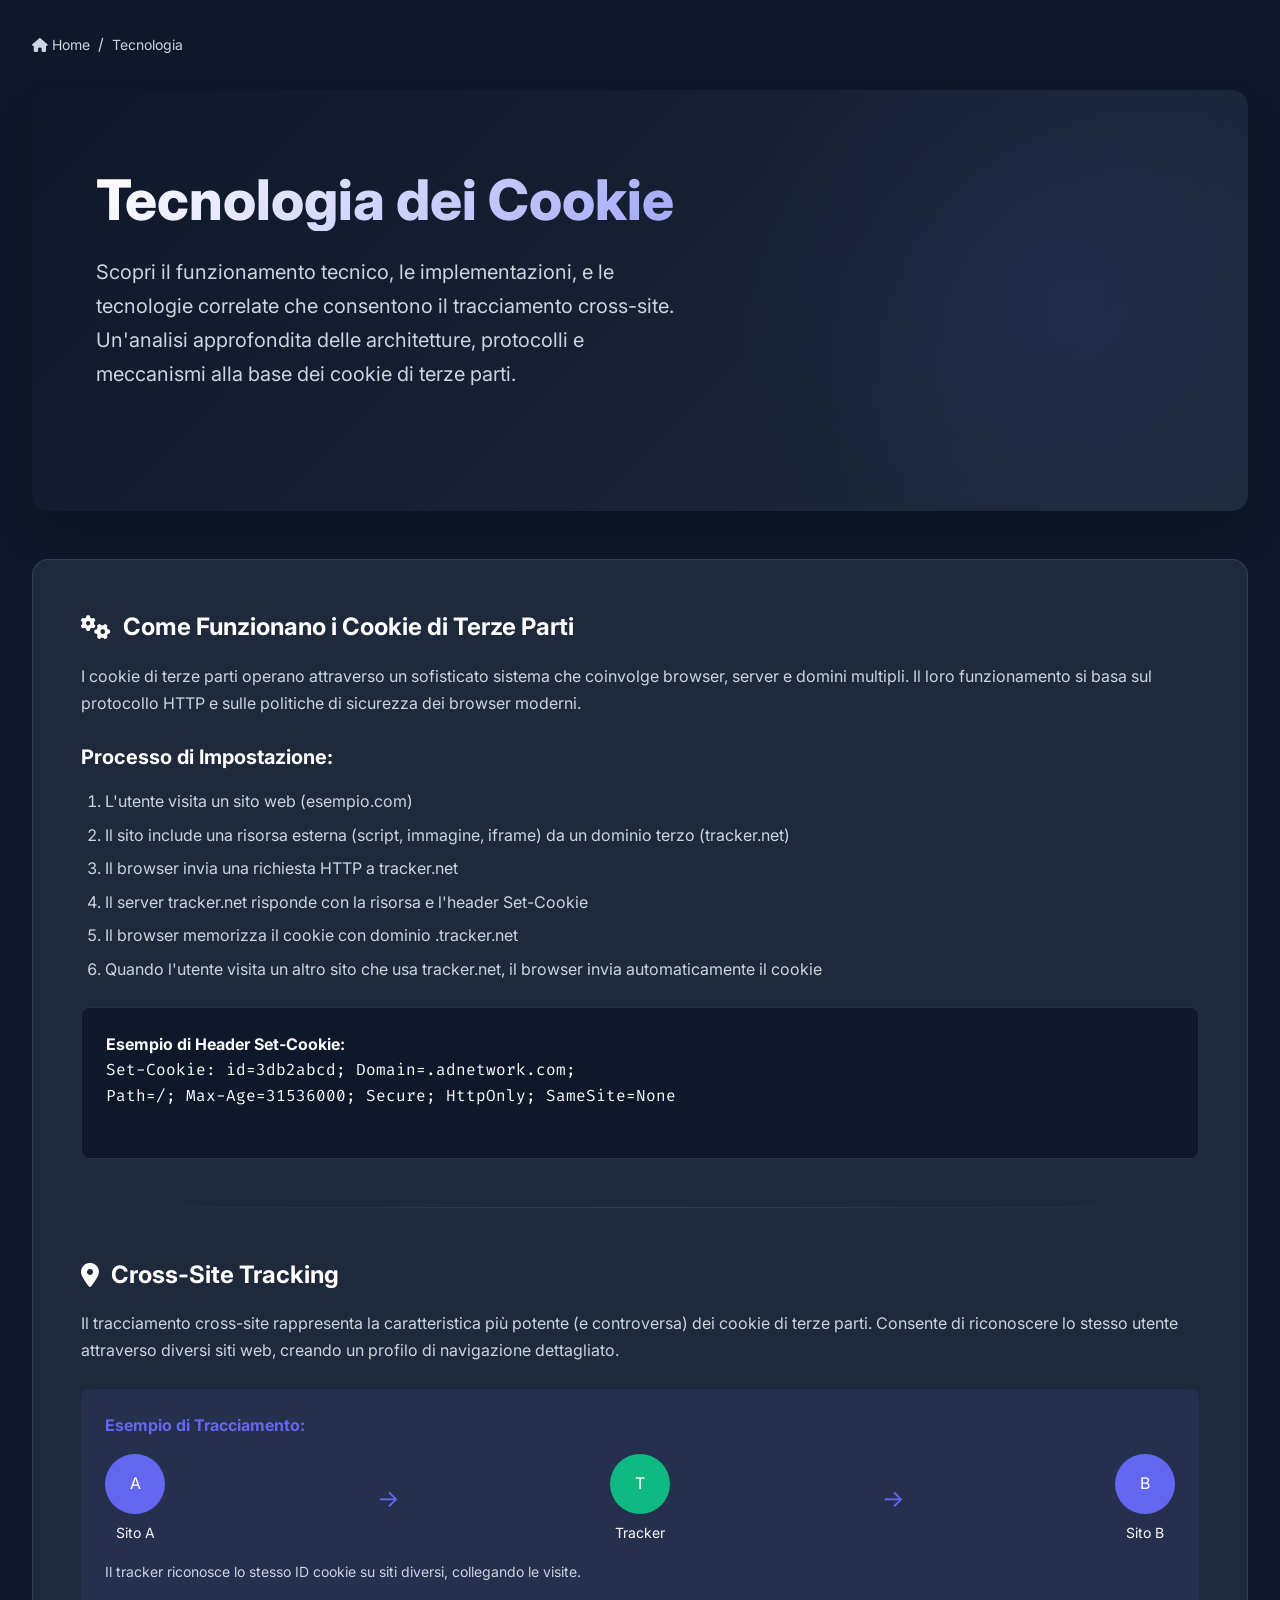
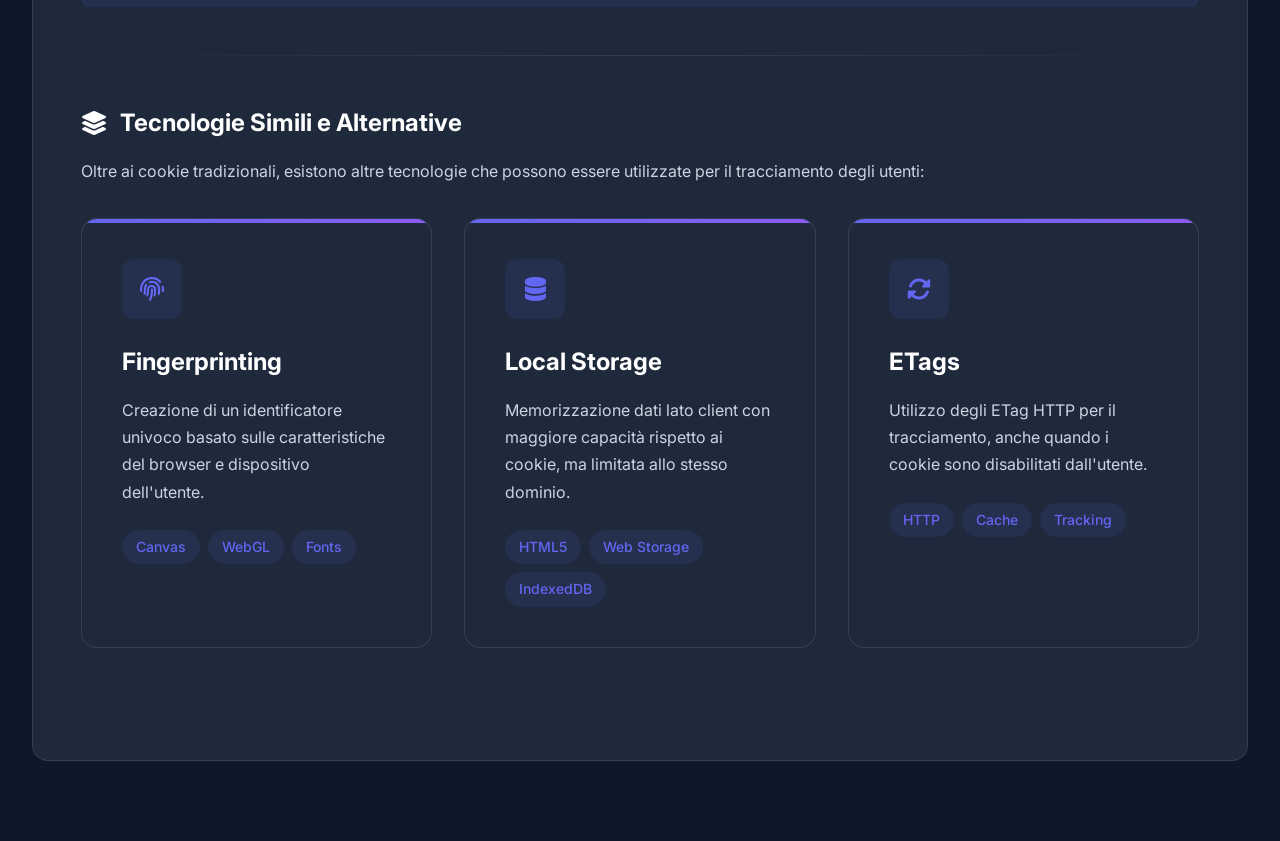
<file: tecnologia.html>
<!DOCTYPE html>
<html lang="it" data-theme="dark">
<head>
    <meta charset="UTF-8">
    <meta name="viewport" content="width=device-width, initial-scale=1.0">
    <title>Tecnologia Cookie | Cookie Analytics Pro</title>
    
    <!-- Fonts -->
    <link href="https://fonts.googleapis.com/css2?family=Inter:wght@300;400;500;600;700&family=Fira+Code:wght@400;500&display=swap" rel="stylesheet">
    
    <!-- Icons -->
    <link rel="stylesheet" href="https://cdnjs.cloudflare.com/ajax/libs/font-awesome/6.4.0/css/all.min.css">
    
    <!-- CSS -->
    <link rel="stylesheet" href="assets/css/style.css">
    
    <script>
        document.addEventListener('DOMContentLoaded', function() {
            updateBreadcrumb('Tecnologia');
        });
    </script>
</head>
<body>

    <!-- Main Content -->
    <main class="main-content">
        <!-- Breadcrumb -->
        <div class="breadcrumb" id="breadcrumb">
            <!-- Will be filled by JavaScript -->
        </div>

        <!-- Hero Section -->
        <section class="hero-section fade-in">
            <div class="hero-bg"></div>
            <div class="hero-content">
                <h1 class="hero-title">Tecnologia dei Cookie</h1>
                <p class="hero-subtitle">
                    Scopri il funzionamento tecnico, le implementazioni, e le tecnologie correlate 
                    che consentono il tracciamento cross-site. Un'analisi approfondita delle 
                    architetture, protocolli e meccanismi alla base dei cookie di terze parti.
                </p>
            </div>
        </section>

        <!-- Page Content -->
        <div class="page-content fade-in">
            <section id="funzionamento">
                <h2 class="content-title">
                    <i class="fas fa-cogs"></i>
                    Come Funzionano i Cookie di Terze Parti
                </h2>
                <p class="content-text">
                    I cookie di terze parti operano attraverso un sofisticato sistema che coinvolge 
                    browser, server e domini multipli. Il loro funzionamento si basa sul protocollo 
                    HTTP e sulle politiche di sicurezza dei browser moderni.
                </p>
                
                <h3 class="content-title" style="font-size: 1.25rem; margin-top: 1.5rem;">
                    Processo di Impostazione:
                </h3>
                <ol class="content-list">
                    <li>L'utente visita un sito web (esempio.com)</li>
                    <li>Il sito include una risorsa esterna (script, immagine, iframe) da un dominio terzo (tracker.net)</li>
                    <li>Il browser invia una richiesta HTTP a tracker.net</li>
                    <li>Il server tracker.net risponde con la risorsa e l'header Set-Cookie</li>
                    <li>Il browser memorizza il cookie con dominio .tracker.net</li>
                    <li>Quando l'utente visita un altro sito che usa tracker.net, il browser invia automaticamente il cookie</li>
                </ol>
                
                <div class="code-block">
                    <h4>Esempio di Header Set-Cookie:</h4>
                    <pre class="code-font">
Set-Cookie: id=3db2abcd; Domain=.adnetwork.com; 
Path=/; Max-Age=31536000; Secure; HttpOnly; SameSite=None
                    </pre>
                </div>
            </section>

            <div class="divider"></div>

            <section id="tracking">
                <h2 class="content-title">
                    <i class="fas fa-map-marker-alt"></i>
                    Cross-Site Tracking
                </h2>
                <p class="content-text">
                    Il tracciamento cross-site rappresenta la caratteristica più potente (e controversa) 
                    dei cookie di terze parti. Consente di riconoscere lo stesso utente attraverso 
                    diversi siti web, creando un profilo di navigazione dettagliato.
                </p>
                
                <div style="background: rgba(99, 102, 241, 0.1); padding: 1.5rem; border-radius: var(--radius-sm); margin: 1.5rem 0;">
                    <h4 style="color: var(--primary); margin-bottom: 1rem;">Esempio di Tracciamento:</h4>
                    <div style="display: flex; justify-content: space-between; align-items: center; margin-bottom: 1rem;">
                        <div style="text-align: center;">
                            <div style="width: 60px; height: 60px; background: var(--primary); border-radius: 50%; display: flex; align-items: center; justify-content: center; margin: 0 auto 0.5rem; color: white;">A</div>
                            <div style="font-size: 0.875rem;">Sito A</div>
                        </div>
                        <div style="font-size: 1.5rem; color: var(--primary);">→</div>
                        <div style="text-align: center;">
                            <div style="width: 60px; height: 60px; background: var(--secondary); border-radius: 50%; display: flex; align-items: center; justify-content: center; margin: 0 auto 0.5rem; color: white;">T</div>
                            <div style="font-size: 0.875rem;">Tracker</div>
                        </div>
                        <div style="font-size: 1.5rem; color: var(--primary);">→</div>
                        <div style="text-align: center;">
                            <div style="width: 60px; height: 60px; background: var(--primary); border-radius: 50%; display: flex; align-items: center; justify-content: center; margin: 0 auto 0.5rem; color: white;">B</div>
                            <div style="font-size: 0.875rem;">Sito B</div>
                        </div>
                    </div>
                    <p style="margin: 0; color: var(--light-3); font-size: 0.875rem;">
                        Il tracker riconosce lo stesso ID cookie su siti diversi, collegando le visite.
                    </p>
                </div>
            </section>

            <div class="divider"></div>

            <section id="similar-tech">
                <h2 class="content-title">
                    <i class="fas fa-layer-group"></i>
                    Tecnologie Simili e Alternative
                </h2>
                <p class="content-text">
                    Oltre ai cookie tradizionali, esistono altre tecnologie che possono essere utilizzate 
                    per il tracciamento degli utenti:
                </p>
                
                <div class="features-grid" style="margin-top: 2rem;">
                    <div class="feature-card">
                        <div class="feature-icon">
                            <i class="fas fa-fingerprint"></i>
                        </div>
                        <h3 class="feature-title">Fingerprinting</h3>
                        <p class="feature-desc">
                            Creazione di un identificatore univoco basato sulle caratteristiche 
                            del browser e dispositivo dell'utente.
                        </p>
                        <div class="feature-tags">
                            <span class="tag">Canvas</span>
                            <span class="tag">WebGL</span>
                            <span class="tag">Fonts</span>
                        </div>
                    </div>
                    
                    <div class="feature-card">
                        <div class="feature-icon">
                            <i class="fas fa-database"></i>
                        </div>
                        <h3 class="feature-title">Local Storage</h3>
                        <p class="feature-desc">
                            Memorizzazione dati lato client con maggiore capacità rispetto ai cookie,
                            ma limitata allo stesso dominio.
                        </p>
                        <div class="feature-tags">
                            <span class="tag">HTML5</span>
                            <span class="tag">Web Storage</span>
                            <span class="tag">IndexedDB</span>
                        </div>
                    </div>
                    
                    <div class="feature-card">
                        <div class="feature-icon">
                            <i class="fas fa-sync-alt"></i>
                        </div>
                        <h3 class="feature-title">ETags</h3>
                        <p class="feature-desc">
                            Utilizzo degli ETag HTTP per il tracciamento, anche quando i cookie 
                            sono disabilitati dall'utente.
                        </p>
                        <div class="feature-tags">
                            <span class="tag">HTTP</span>
                            <span class="tag">Cache</span>
                            <span class="tag">Tracking</span>
                        </div>
                    </div>
                </div>
            </section>
        </div>

        <!-- Footer -->
        <!--#include virtual="components/footer.html" -->
    </main>

    <!-- JavaScript -->
    <script src="assets/js/main.js"></script>
</body>
</html>
</file>
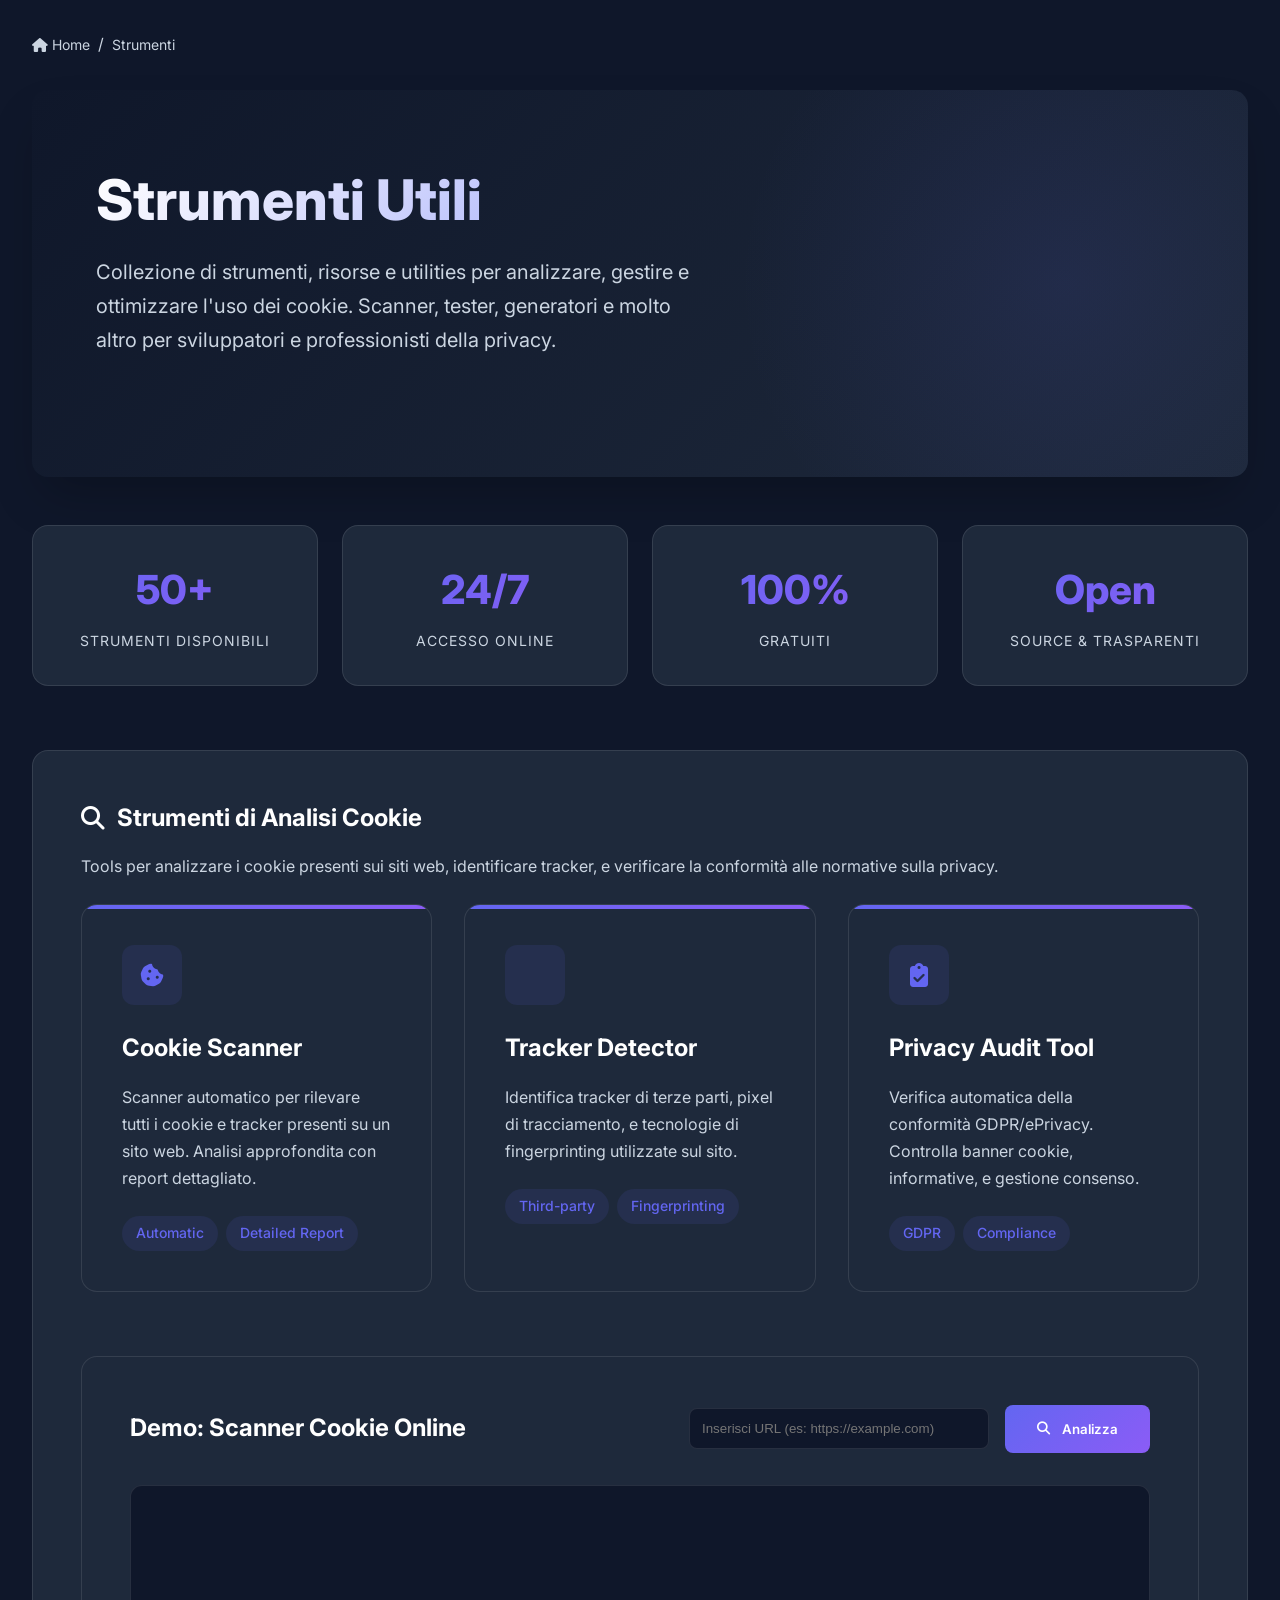
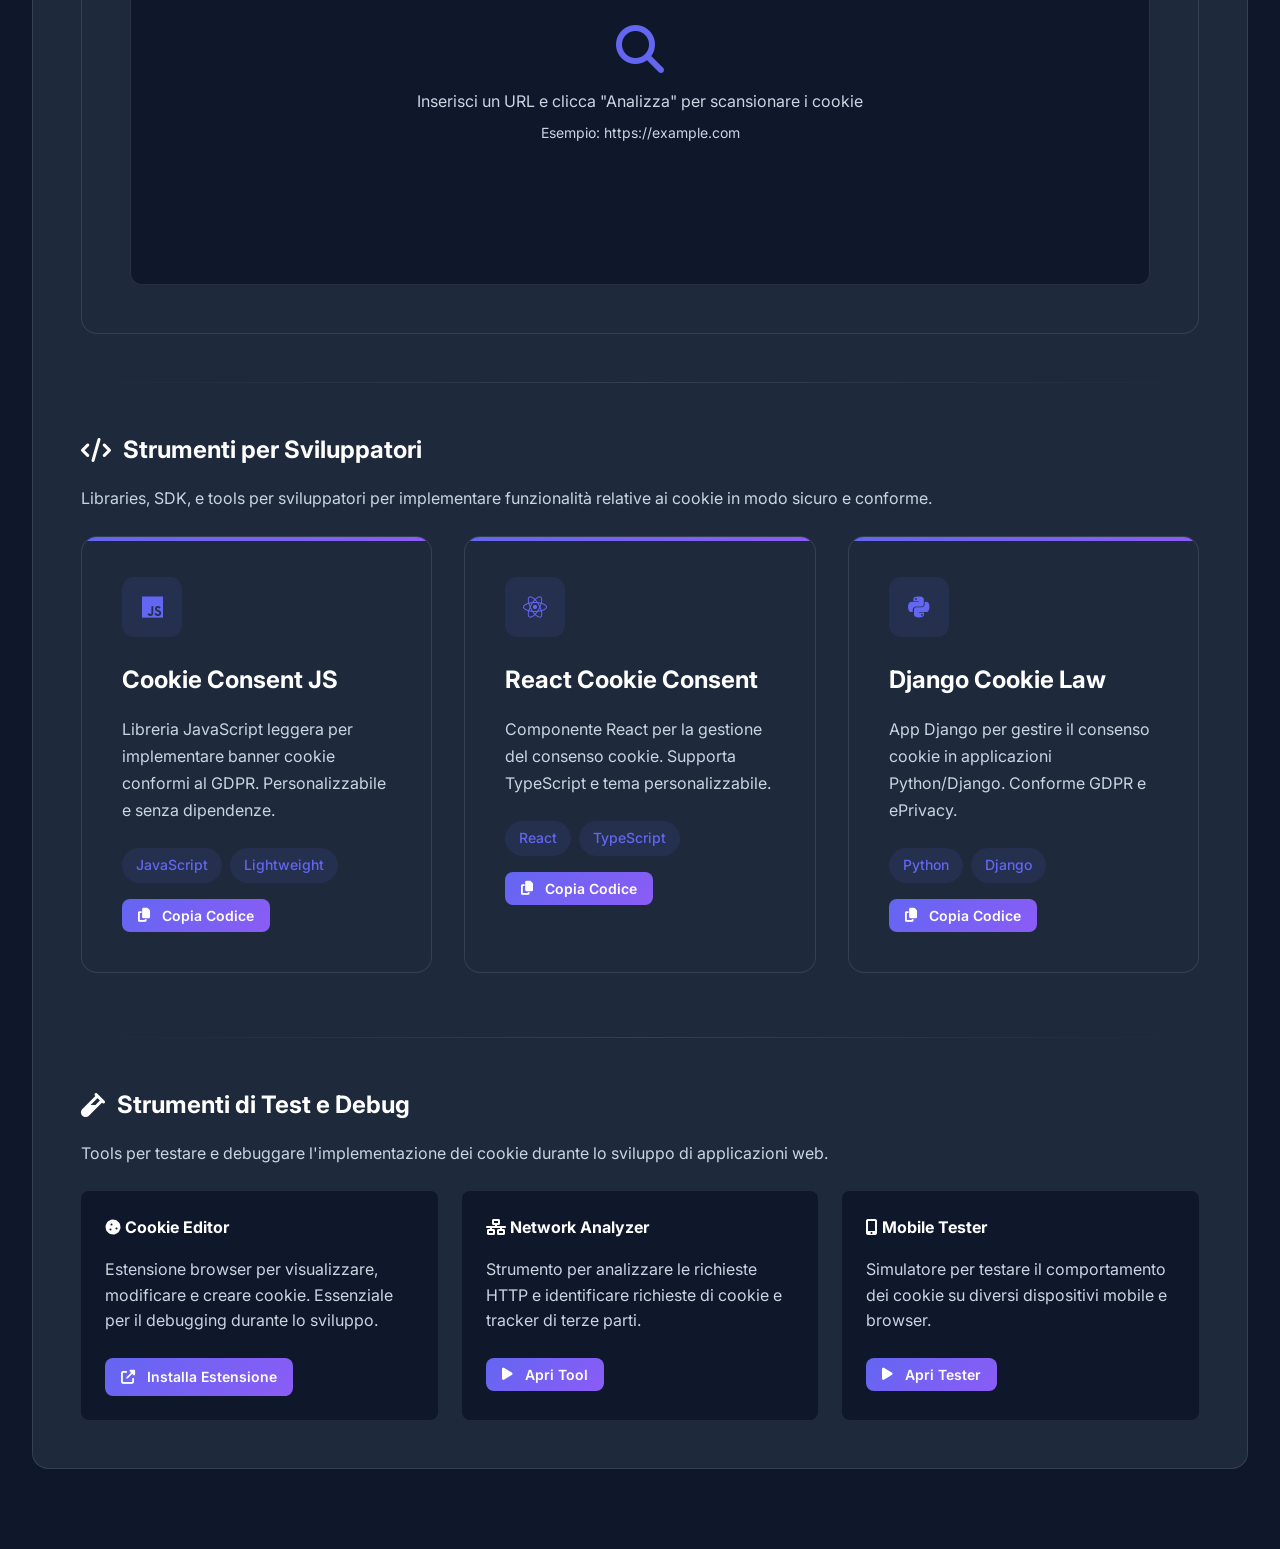
<file: tools.html>
<!DOCTYPE html>
<html lang="it" data-theme="dark">
<head>
    <meta charset="UTF-8">
    <meta name="viewport" content="width=device-width, initial-scale=1.0">
    <title>Strumenti | Cookie Analytics Pro</title>
    
    <!-- Fonts & Icons -->
    <link href="https://fonts.googleapis.com/css2?family=Inter:wght@300;400;500;600;700&family=Fira+Code:wght@400;500&display=swap" rel="stylesheet">
    <link rel="stylesheet" href="https://cdnjs.cloudflare.com/ajax/libs/font-awesome/6.4.0/css/all.min.css">
    <link rel="stylesheet" href="assets/css/style.css">
    
    <script>
        document.addEventListener('DOMContentLoaded', function() {
            updateBreadcrumb('Strumenti');
        });
    </script>
</head>
<body>
    <!--#include virtual="components/navbar.html" -->
    <!--#include virtual="components/sidebar.html" -->

    <main class="main-content">
        <div class="breadcrumb" id="breadcrumb"></div>

        <section class="hero-section fade-in">
            <div class="hero-bg"></div>
            <div class="hero-content">
                <h1 class="hero-title">Strumenti Utili</h1>
                <p class="hero-subtitle">
                    Collezione di strumenti, risorse e utilities per analizzare, gestire 
                    e ottimizzare l'uso dei cookie. Scanner, tester, generatori e molto altro 
                    per sviluppatori e professionisti della privacy.
                </p>
            </div>
        </section>

        <!-- Stats Section -->
        <div class="stats-grid">
            <div class="stat-card fade-in" style="animation-delay: 0.1s;">
                <div class="stat-value">50+</div>
                <div class="stat-label">Strumenti disponibili</div>
            </div>
            <div class="stat-card fade-in" style="animation-delay: 0.2s;">
                <div class="stat-value">24/7</div>
                <div class="stat-label">Accesso online</div>
            </div>
            <div class="stat-card fade-in" style="animation-delay: 0.3s;">
                <div class="stat-value">100%</div>
                <div class="stat-label">Gratuiti</div>
            </div>
            <div class="stat-card fade-in" style="animation-delay: 0.4s;">
                <div class="stat-value">Open</div>
                <div class="stat-label">Source & trasparenti</div>
            </div>
        </div>

        <div class="page-content fade-in">
            <section id="analisi">
                <h2 class="content-title">
                    <i class="fas fa-search"></i>
                    Strumenti di Analisi Cookie
                </h2>
                <p class="content-text">
                    Tools per analizzare i cookie presenti sui siti web, identificare tracker, 
                    e verificare la conformità alle normative sulla privacy.
                </p>
                
                <div class="features-grid" style="margin-top: 1rem;">
                    <div class="feature-card" onclick="openToolModal('cookieScanner')">
                        <div class="feature-icon">
                            <i class="fas fa-cookie-bite"></i>
                        </div>
                        <h3 class="feature-title">Cookie Scanner</h3>
                        <p class="feature-desc">
                            Scanner automatico per rilevare tutti i cookie e tracker presenti 
                            su un sito web. Analisi approfondita con report dettagliato.
                        </p>
                        <div class="feature-tags">
                            <span class="tag">Automatic</span>
                            <span class="tag">Detailed Report</span>
                        </div>
                    </div>
                    
                    <div class="feature-card" onclick="openToolModal('trackerDetector')">
                        <div class="feature-icon">
                            <i class="fas fa-radar"></i>
                        </div>
                        <h3 class="feature-title">Tracker Detector</h3>
                        <p class="feature-desc">
                            Identifica tracker di terze parti, pixel di tracciamento, 
                            e tecnologie di fingerprinting utilizzate sul sito.
                        </p>
                        <div class="feature-tags">
                            <span class="tag">Third-party</span>
                            <span class="tag">Fingerprinting</span>
                        </div>
                    </div>
                    
                    <div class="feature-card" onclick="openToolModal('privacyAudit')">
                        <div class="feature-icon">
                            <i class="fas fa-clipboard-check"></i>
                        </div>
                        <h3 class="feature-title">Privacy Audit Tool</h3>
                        <p class="feature-desc">
                            Verifica automatica della conformità GDPR/ePrivacy. 
                            Controlla banner cookie, informative, e gestione consenso.
                        </p>
                        <div class="feature-tags">
                            <span class="tag">GDPR</span>
                            <span class="tag">Compliance</span>
                        </div>
                    </div>
                </div>
                
                <!-- Demo Tool -->
                <div class="demo-section" style="margin: 2rem 0;">
                    <div class="demo-header">
                        <h3 class="demo-title">Demo: Scanner Cookie Online</h3>
                        <div class="demo-controls">
                            <div style="display: flex; gap: 1rem; align-items: center;">
                                <input type="text" id="scanUrl" placeholder="Inserisci URL (es: https://example.com)" 
                                       style="padding: 0.75rem; background: var(--dark-1); border: 1px solid rgba(255,255,255,0.1); 
                                              border-radius: var(--radius-sm); color: white; min-width: 300px;">
                                <button class="btn" onclick="scanWebsite()">
                                    <i class="fas fa-search"></i>
                                    <span>Analizza</span>
                                </button>
                            </div>
                        </div>
                    </div>
                    
                    <div class="demo-visualization" style="height: 400px;" id="scanResults">
                        <div style="display: flex; justify-content: center; align-items: center; height: 100%; color: var(--light-3);">
                            <div style="text-align: center;">
                                <i class="fas fa-search" style="font-size: 3rem; margin-bottom: 1rem; color: var(--primary);"></i>
                                <p>Inserisci un URL e clicca "Analizza" per scansionare i cookie</p>
                                <p style="font-size: 0.875rem; margin-top: 0.5rem; color: var(--light-3);">
                                    Esempio: https://example.com
                                </p>
                            </div>
                        </div>
                    </div>
                </div>
            </section>

            <div class="divider"></div>

            <section id="sviluppo">
                <h2 class="content-title">
                    <i class="fas fa-code"></i>
                    Strumenti per Sviluppatori
                </h2>
                <p class="content-text">
                    Libraries, SDK, e tools per sviluppatori per implementare funzionalità 
                    relative ai cookie in modo sicuro e conforme.
                </p>
                
                <div class="features-grid" style="margin-top: 1rem;">
                    <div class="feature-card">
                        <div class="feature-icon">
                            <i class="fab fa-js"></i>
                        </div>
                        <h3 class="feature-title">Cookie Consent JS</h3>
                        <p class="feature-desc">
                            Libreria JavaScript leggera per implementare banner cookie 
                            conformi al GDPR. Personalizzabile e senza dipendenze.
                        </p>
                        <div class="feature-tags">
                            <span class="tag">JavaScript</span>
                            <span class="tag">Lightweight</span>
                        </div>
                        <div style="margin-top: 1rem;">
                            <button onclick="copyCode('cookieConsentCode')" class="btn" style="padding: 0.5rem 1rem; font-size: 0.875rem;">
                                <i class="fas fa-copy"></i>
                                <span>Copia Codice</span>
                            </button>
                        </div>
                    </div>
                    
                    <div class="feature-card">
                        <div class="feature-icon">
                            <i class="fab fa-react"></i>
                        </div>
                        <h3 class="feature-title">React Cookie Consent</h3>
                        <p class="feature-desc">
                            Componente React per la gestione del consenso cookie. 
                            Supporta TypeScript e tema personalizzabile.
                        </p>
                        <div class="feature-tags">
                            <span class="tag">React</span>
                            <span class="tag">TypeScript</span>
                        </div>
                        <div style="margin-top: 1rem;">
                            <button onclick="copyCode('reactCookieCode')" class="btn" style="padding: 0.5rem 1rem; font-size: 0.875rem;">
                                <i class="fas fa-copy"></i>
                                <span>Copia Codice</span>
                            </button>
                        </div>
                    </div>
                    
                    <div class="feature-card">
                        <div class="feature-icon">
                            <i class="fab fa-python"></i>
                        </div>
                        <h3 class="feature-title">Django Cookie Law</h3>
                        <p class="feature-desc">
                            App Django per gestire il consenso cookie in applicazioni 
                            Python/Django. Conforme GDPR e ePrivacy.
                        </p>
                        <div class="feature-tags">
                            <span class="tag">Python</span>
                            <span class="tag">Django</span>
                        </div>
                        <div style="margin-top: 1rem;">
                            <button onclick="copyCode('djangoCookieCode')" class="btn" style="padding: 0.5rem 1rem; font-size: 0.875rem;">
                                <i class="fas fa-copy"></i>
                                <span>Copia Codice</span>
                            </button>
                        </div>
                    </div>
                </div>
                
                <div class="code-block" id="codeSamples" style="display: none;">
                    <pre id="cookieConsentCode" class="code-font">
// Cookie Consent Banner - Vanilla JavaScript
class CookieConsent {
    constructor(options = {}) {
        this.options = {
            message: 'Utilizziamo cookie per migliorare la tua esperienza...',
            acceptText: 'Accetta',
            rejectText: 'Rifiuta',
            ...options
        };
        this.init();
    }
    
    init() {
        if (!this.getConsent()) {
            this.showBanner();
        }
    }
    
    showBanner() {
        // Implementation here
    }
    
    getConsent() {
        return localStorage.getItem('cookie-consent');
    }
}
                    </pre>
                    
                    <pre id="reactCookieCode" class="code-font" style="display: none;">
// React Cookie Consent Component
import React, { useState } from 'react';

const CookieConsent = ({ message, acceptText, rejectText }) => {
    const [visible, setVisible] = useState(!localStorage.getItem('cookie-consent'));
    
    const accept = () => {
        localStorage.setItem('cookie-consent', 'accepted');
        setVisible(false);
    };
    
    const reject = () => {
        localStorage.setItem('cookie-consent', 'rejected');
        setVisible(false);
    };
    
    if (!visible) return null;
    
    return (
        <div className="cookie-banner">
            <p>{message}</p>
            <button onClick={accept}>{acceptText}</button>
            <button onClick={reject}>{rejectText}</button>
        </div>
    );
};
                    </pre>
                    
                    <pre id="djangoCookieCode" class="code-font" style="display: none;">
# Django Cookie Law Middleware
from django.utils.deprecation import MiddlewareMixin

class CookieConsentMiddleware(MiddlewareMixin):
    def process_request(self, request):
        consent = request.COOKIES.get('cookie_consent')
        request.has_cookie_consent = consent == 'true'
        return None
    
    def process_response(self, request, response):
        if 'set_cookie_consent' in request.session:
            response.set_cookie(
                'cookie_consent',
                request.session['set_cookie_consent'],
                max_age=365*24*60*60,
                httponly=True,
                samesite='Lax'
            )
        return response
                    </pre>
                </div>
            </section>

            <div class="divider"></div>

            <section id="test">
                <h2 class="content-title">
                    <i class="fas fa-vial"></i>
                    Strumenti di Test e Debug
                </h2>
                <p class="content-text">
                    Tools per testare e debuggare l'implementazione dei cookie durante 
                    lo sviluppo di applicazioni web.
                </p>
                
                <div style="display: grid; grid-template-columns: repeat(auto-fit, minmax(300px, 1fr)); gap: 1.5rem; margin-top: 1rem;">
                    <div style="background: var(--dark-1); padding: 1.5rem; border-radius: var(--radius-sm);">
                        <h4 style="color: white; margin-bottom: 1rem;">
                            <i class="fas fa-cookie"></i>
                            Cookie Editor
                        </h4>
                        <p style="color: var(--light-3); margin-bottom: 1.5rem;">
                            Estensione browser per visualizzare, modificare e creare cookie. 
                            Essenziale per il debugging durante lo sviluppo.
                        </p>
                        <a href="#" class="btn" style="padding: 0.5rem 1rem; font-size: 0.875rem;">
                            <i class="fas fa-external-link-alt"></i>
                            <span>Installa Estensione</span>
                        </a>
                    </div>
                    
                    <div style="background: var(--dark-1); padding: 1.5rem; border-radius: var(--radius-sm);">
                        <h4 style="color: white; margin-bottom: 1rem;">
                            <i class="fas fa-network-wired"></i>
                            Network Analyzer
                        </h4>
                        <p style="color: var(--light-3); margin-bottom: 1.5rem;">
                    Strumento per analizzare le richieste HTTP e identificare 
                    richieste di cookie e tracker di terze parti.
                        </p>
                        <button onclick="openNetworkAnalyzer()" class="btn" style="padding: 0.5rem 1rem; font-size: 0.875rem;">
                            <i class="fas fa-play"></i>
                            <span>Apri Tool</span>
                        </button>
                    </div>
                    
                    <div style="background: var(--dark-1); padding: 1.5rem; border-radius: var(--radius-sm);">
                        <h4 style="color: white; margin-bottom: 1rem;">
                            <i class="fas fa-mobile-alt"></i>
                            Mobile Tester
                        </h4>
                        <p style="color: var(--light-3); margin-bottom: 1.5rem;">
                            Simulatore per testare il comportamento dei cookie su 
                            diversi dispositivi mobile e browser.
                        </p>
                        <button onclick="openMobileTester()" class="btn" style="padding: 0.5rem 1rem; font-size: 0.875rem;">
                            <i class="fas fa-play"></i>
                            <span>Apri Tester</span>
                        </button>
                    </div>
                </div>
            </section>
        </div>

        <!--#include virtual="components/footer.html" -->
    </main>

    <!-- Tool Modals -->
    <div class="modal" id="toolModal">
        <div class="modal-content">
            <div class="modal-header">
                <h3 class="modal-title" id="toolModalTitle">Tool Details</h3>
                <button class="modal-close" onclick="closeModal('toolModal')">&times;</button>
            </div>
            <div class="modal-body" id="toolModalBody">
                <!-- Content will be loaded here -->
            </div>
        </div>
    </div>

    <script src="assets/js/main.js"></script>
    
    <script>
        // Tool functions
        function openToolModal(toolId) {
            const titles = {
                'cookieScanner': 'Cookie Scanner Tool',
                'trackerDetector': 'Tracker Detector',
                'privacyAudit': 'Privacy Audit Tool'
            };
            
            const contents = {
                'cookieScanner': `
                    <h4>Funzionalità:</h4>
                    <ul>
                        <li>Scansione automatica di tutti i cookie</li>
                        <li>Identificazione cookie di prima/terza parte</li>
                        <li>Analisi durata cookie</li>
                        <li>Report dettagliato in PDF/CSV</li>
                    </ul>
                    
                    <h4>Come Usare:</h4>
                    <ol>
                        <li>Inserisci l'URL del sito da scansionare</li>
                        <li>Clicca su "Avvia Scansione"</li>
                        <li>Attendi l'analisi (circa 30 secondi)</li>
                        <li>Scarica o visualizza il report</li>
                    </ol>
                    
                    <div style="text-align: center; margin-top: 2rem;">
                        <button class="btn" onclick="closeModal('toolModal'); document.getElementById('scanUrl').focus();">
                            <i class="fas fa-play"></i>
                            <span>Prova Ora</span>
                        </button>
                    </div>
                `,
                
                'trackerDetector': `
                    <h4>Funzionalità:</h4>
                    <ul>
                        <li>Rilevamento tracker di advertising</li>
                        <li>Identificazione pixel di tracciamento</li>
                        <li>Analisi fingerprinting techniques</li>
                        <li>Mappa delle connessioni di terze parti</li>
                    </ul>
                    
                    <h4>Tracker Comuni Rilevati:</h4>
                    <div style="display: grid; grid-template-columns: repeat(2, 1fr); gap: 1rem; margin: 1rem 0;">
                        <div style="color: var(--light-3);">Google Analytics</div>
                        <div style="color: var(--light-3);">Facebook Pixel</div>
                        <div style="color: var(--light-3);">Hotjar</div>
                        <div style="color: var(--light-3);">Google Tag Manager</div>
                        <div style="color: var(--light-3);">LinkedIn Insight</div>
                        <div style="color: var(--light-3);">Twitter Pixel</div>
                    </div>
                `,
                
                'privacyAudit': `
                    <h4>Funzionalità:</h4>
                    <ul>
                        <li>Verifica conformità GDPR/ePrivacy</li>
                        <li>Analisi banner cookie</li>
                        <li>Controllo informativa privacy</li>
                        <li>Valutazione rischio privacy</li>
                    </ul>
                    
                    <h4>Criteri di Valutazione:</h4>
                    <div style="background: var(--dark-1); padding: 1rem; border-radius: var(--radius-sm); margin: 1rem 0;">
                        <div style="display: flex; justify-content: space-between; margin-bottom: 0.5rem;">
                            <span>Consenso Preventivo</span>
                            <span style="color: var(--secondary);">✓</span>
                        </div>
                        <div style="display: flex; justify-content: space-between; margin-bottom: 0.5rem;">
                            <span>Granularità Consenso</span>
                            <span style="color: var(--secondary);">✓</span>
                        </div>
                        <div style="display: flex; justify-content: space-between; margin-bottom: 0.5rem;">
                            <span>Revocabilità</span>
                            <span style="color: var(--secondary);">✓</span>
                        </div>
                        <div style="display: flex; justify-content: space-between;">
                            <span>Registro Consensi</span>
                            <span style="color: var(--secondary);">✓</span>
                        </div>
                    </div>
                `
            };
            
            document.getElementById('toolModalTitle').textContent = titles[toolId];
            document.getElementById('toolModalBody').innerHTML = contents[toolId];
            openModal('toolModal');
        }
        
        function scanWebsite() {
            const url = document.getElementById('scanUrl').value;
            if (!url) {
                showNotification('Inserisci un URL valido', 'error');
                return;
            }
            
            const resultsDiv = document.getElementById('scanResults');
            resultsDiv.innerHTML = `
                <div style="padding: 2rem;">
                    <div style="text-align: center; margin-bottom: 2rem;">
                        <i class="fas fa-spinner fa-spin" style="font-size: 2rem; color: var(--primary);"></i>
                        <div style="color: var(--light-3); margin-top: 1rem;">Scansione in corso...</div>
                    </div>
                    
                    <div style="background: var(--dark-1); padding: 1rem; border-radius: var(--radius-sm); margin-bottom: 1rem;">
                        <div style="color: white; margin-bottom: 0.5rem;">URL: ${url}</div>
                        <div style="color: var(--light-3); font-size: 0.875rem;">Analisi cookie e tracker in corso</div>
                    </div>
                </div>
            `;
            
            // Simulate scan
            setTimeout(() => {
                showScanResults(url);
            }, 2000);
        }
        
        function showScanResults(url) {
            const resultsDiv = document.getElementById('scanResults');
            resultsDiv.innerHTML = `
                <div style="padding: 2rem;">
                    <div style="display: flex; justify-content: space-between; align-items: center; margin-bottom: 2rem;">
                        <div>
                            <h4 style="color: white;">Risultati Scansione</h4>
                            <div style="color: var(--light-3); font-size: 0.875rem;">${url}</div>
                        </div>
                        <button class="btn" onclick="downloadScanReport()" style="padding: 0.5rem 1rem;">
                            <i class="fas fa-download"></i>
                            <span>Scarica Report</span>
                        </button>
                    </div>
                    
                    <div style="display: grid; grid-template-columns: repeat(3, 1fr); gap: 1rem; margin-bottom: 2rem;">
                        <div style="background: var(--dark-1); padding: 1rem; border-radius: var(--radius-sm); text-align: center;">
                            <div style="font-size: 2rem; color: var(--primary); font-weight: bold;">14</div>
                            <div style="color: var(--light-3);">Cookie Totali</div>
                        </div>
                        <div style="background: var(--dark-1); padding: 1rem; border-radius: var(--radius-sm); text-align: center;">
                            <div style="font-size: 2rem; color: var(--danger); font-weight: bold;">9</div>
                            <div style="color: var(--light-3);">Cookie Terze Parti</div>
                        </div>
                        <div style="background: var(--dark-1); padding: 1rem; border-radius: var(--radius-sm); text-align: center;">
                            <div style="font-size: 2rem; color: var(--warning); font-weight: bold;">3</div>
                            <div style="color: var(--light-3);">Tracker Rilevati</div>
                        </div>
                    </div>
                    
                    <div style="background: var(--dark-1); padding: 1rem; border-radius: var(--radius-sm);">
                        <h5 style="color: white; margin-bottom: 1rem;">Tracker Identificati:</h5>
                        <div style="color: var(--light-3);">
                            <div style="margin-bottom: 0.5rem;">• Google Analytics (analytics.google.com)</div>
                            <div style="margin-bottom: 0.5rem;">• Facebook Pixel (connect.facebook.net)</div>
                            <div>• Google Tag Manager (googletagmanager.com)</div>
                        </div>
                    </div>
                    
                    <div style="margin-top: 1.5rem; padding: 1rem; background: rgba(239, 68, 68, 0.1); border-radius: var(--radius-sm);">
                        <div style="color: var(--danger); font-weight: bold;">
                            <i class="fas fa-exclamation-triangle"></i>
                            Attenzione: Sono stati rilevati cookie di terze parti senza consenso esplicito
                        </div>
                    </div>
                </div>
            `;
        }
        
        function downloadScanReport() {
            showNotification('Report scaricato con successo!', 'success');
        }
        
        function downloadTemplate(template) {
            const templates = {
                'cookiePolicy': 'Template Informativa Cookie',
                'consentRegister': 'Template Registro Consensi',
                'bannerScript': 'Script Banner Cookie',
                'auditReport': 'Template Report Audit'
            };
            showNotification(`Download di "${templates[template]}" iniziato`, 'success');
        }
        
        function copyCode(codeId) {
            const codeBlock = document.getElementById('codeSamples');
            codeBlock.style.display = 'block';
            
            // Hide all code blocks
            document.querySelectorAll('#codeSamples pre').forEach(pre => {
                pre.style.display = 'none';
            });
            
            // Show selected code block
            const selectedCode = document.getElementById(codeId);
            selectedCode.style.display = 'block';
            
            // Copy to clipboard
            const codeText = selectedCode.textContent;
            navigator.clipboard.writeText(codeText).then(() => {
                showNotification('Codice copiato negli appunti!', 'success');
            }).catch(err => {
                showNotification('Errore nella copia del codice', 'error');
            });
            
            // Scroll to code block
            codeBlock.scrollIntoView({ behavior: 'smooth' });
        }
        
        function openNetworkAnalyzer() {
            openToolModal('trackerDetector');
        }
        
        function openMobileTester() {
            showNotification('Mobile Tester aperto in nuova finestra', 'info');
            // In a real implementation, this would open a mobile testing interface
        }
    </script>
</body>
</html>
</file>
<file: assets/css/style.css>
/* ===== CSS VARIABLES ===== */
:root {
    --primary: #6366f1;
    --primary-dark: #4f46e5;
    --primary-light: #818cf8;
    --secondary: #10b981;
    --accent: #8b5cf6;
    --danger: #ef4444;
    --warning: #f59e0b;
    --info: #0ea5e9;
    
    --dark-1: #0f172a;
    --dark-2: #1e293b;
    --dark-3: #334155;
    --light-1: #f8fafc;
    --light-2: #e2e8f0;
    --light-3: #cbd5e1;
    
    --radius-lg: 16px;
    --radius-md: 12px;
    --radius-sm: 8px;
    
    --shadow-sm: 0 1px 3px rgba(0,0,0,0.12);
    --shadow-md: 0 4px 6px -1px rgba(0,0,0,0.1);
    --shadow-lg: 0 10px 15px -3px rgba(0,0,0,0.1);
    --shadow-xl: 0 20px 25px -5px rgba(0,0,0,0.1);
    --shadow-2xl: 0 25px 50px -12px rgba(0,0,0,0.25);
    
    --gradient-primary: linear-gradient(135deg, var(--primary) 0%, var(--accent) 100%);
    --gradient-dark: linear-gradient(135deg, var(--dark-1) 0%, var(--dark-2) 100%);
    
    --transition: all 0.3s cubic-bezier(0.4, 0, 0.2, 1);
    --transition-slow: all 0.5s cubic-bezier(0.4, 0, 0.2, 1);
    
    --navbar-height: 70px;
    --sidebar-width: 280px;
}

[data-theme="light"] {
    --dark-1: #ffffff;
    --dark-2: #f1f5f9;
    --dark-3: #e2e8f0;
    --light-1: #0f172a;
    --light-2: #1e293b;
    --light-3: #334155;
}

/* ===== BASE STYLES ===== */
* {
    margin: 0;
    padding: 0;
    box-sizing: border-box;
}

html {
    scroll-behavior: smooth;
    scroll-padding-top: var(--navbar-height);
}

body {
    font-family: 'Inter', sans-serif;
    background-color: var(--dark-1);
    color: var(--light-1);
    line-height: 1.6;
    min-height: 100vh;
    overflow-x: hidden;
}

.code-font {
    font-family: 'Fira Code', monospace;
}

.container {
    width: 100%;
    max-width: 1400px;
    margin: 0 auto;
    padding: 0 2rem;
}

/* ===== ANIMATIONS ===== */
@keyframes fadeIn {
    from {
        opacity: 0;
        transform: translateY(20px);
    }
    to {
        opacity: 1;
        transform: translateY(0);
    }
}

@keyframes slideInRight {
    from {
        opacity: 0;
        transform: translateX(30px);
    }
    to {
        opacity: 1;
        transform: translateX(0);
    }
}

@keyframes float {
    0%, 100% {
        transform: translateY(0);
    }
    50% {
        transform: translateY(-10px);
    }
}

@keyframes pulse {
    0%, 100% {
        opacity: 1;
    }
    50% {
        opacity: 0.7;
    }
}

.fade-in {
    animation: fadeIn 0.6s ease-out forwards;
}

.slide-in {
    animation: slideInRight 0.6s ease-out forwards;
}

.float {
    animation: float 3s ease-in-out infinite;
}

/* ===== NAVBAR ===== */
.navbar {
    position: fixed;
    top: 0;
    left: 0;
    right: 0;
    height: var(--navbar-height);
    background: rgba(15, 23, 42, 0.95);
    backdrop-filter: blur(20px);
    border-bottom: 1px solid rgba(255, 255, 255, 0.1);
    z-index: 1000;
    display: flex;
    align-items: center;
    transition: var(--transition);
}

.navbar.scrolled {
    box-shadow: var(--shadow-xl);
    background: rgba(15, 23, 42, 0.98);
}

.nav-container {
    display: flex;
    justify-content: space-between;
    align-items: center;
    width: 100%;
}

.logo {
    display: flex;
    align-items: center;
    gap: 12px;
    text-decoration: none;
    color: white;
    font-weight: 700;
    font-size: 1.5rem;
}

.logo-icon {
    width: 40px;
    height: 40px;
    background: var(--gradient-primary);
    border-radius: 12px;
    display: flex;
    align-items: center;
    justify-content: center;
    font-size: 1.25rem;
}

.nav-links {
    display: flex;
    gap: 2rem;
    list-style: none;
}

.nav-link {
    color: var(--light-3);
    text-decoration: none;
    font-weight: 500;
    padding: 0.5rem 1rem;
    border-radius: var(--radius-sm);
    transition: var(--transition);
    position: relative;
    display: flex;
    align-items: center;
    gap: 8px;
}

.nav-link:hover,
.nav-link.active {
    color: white;
    background: rgba(99, 102, 241, 0.1);
}

.nav-link::after {
    content: '';
    position: absolute;
    bottom: -2px;
    left: 50%;
    transform: translateX(-50%);
    width: 0;
    height: 2px;
    background: var(--gradient-primary);
    transition: var(--transition);
    border-radius: 2px;
}

.nav-link:hover::after,
.nav-link.active::after {
    width: 80%;
}

.nav-right {
    display: flex;
    align-items: center;
    gap: 1rem;
}

/* ===== LANGUAGE SWITCHER ===== */
.language-switcher {
    position: relative;
}

.lang-btn {
    background: rgba(255, 255, 255, 0.1);
    border: 1px solid rgba(255, 255, 255, 0.2);
    color: white;
    padding: 0.5rem 1rem;
    border-radius: var(--radius-sm);
    cursor: pointer;
    display: flex;
    align-items: center;
    gap: 0.5rem;
    transition: var(--transition);
    font-family: inherit;
}

.lang-btn:hover {
    background: rgba(255, 255, 255, 0.2);
}

.lang-dropdown {
    position: absolute;
    top: calc(100% + 5px);
    right: 0;
    background: var(--dark-2);
    border: 1px solid rgba(255, 255, 255, 0.1);
    border-radius: var(--radius-sm);
    min-width: 160px;
    opacity: 0;
    visibility: hidden;
    transform: translateY(-10px);
    transition: var(--transition);
    z-index: 100;
    box-shadow: var(--shadow-xl);
}

.lang-dropdown.show {
    opacity: 1;
    visibility: visible;
    transform: translateY(0);
}

.lang-option {
    display: flex;
    align-items: center;
    gap: 0.75rem;
    padding: 0.75rem 1rem;
    color: var(--light-3);
    text-decoration: none;
    transition: var(--transition);
    cursor: pointer;
}

.lang-option:hover {
    background: rgba(255, 255, 255, 0.1);
    color: white;
}

.lang-flag {
    font-size: 1.25rem;
}

/* ===== THEME SWITCHER ===== */
.theme-switch {
    position: relative;
    width: 60px;
    height: 30px;
}

.theme-checkbox {
    opacity: 0;
    width: 0;
    height: 0;
}

.theme-slider {
    position: absolute;
    cursor: pointer;
    top: 0;
    left: 0;
    right: 0;
    bottom: 0;
    background: var(--dark-3);
    border-radius: 34px;
    transition: var(--transition);
}

.theme-slider:before {
    position: absolute;
    content: "";
    height: 22px;
    width: 22px;
    left: 4px;
    bottom: 4px;
    background: white;
    border-radius: 50%;
    transition: var(--transition);
}

.theme-checkbox:checked + .theme-slider {
    background: var(--primary);
}

.theme-checkbox:checked + .theme-slider:before {
    transform: translateX(30px);
}

.theme-icons {
    position: absolute;
    top: 50%;
    transform: translateY(-50%);
    display: flex;
    justify-content: space-between;
    width: 100%;
    padding: 0 10px;
    pointer-events: none;
}

.theme-icons i {
    color: white;
    font-size: 0.8rem;
}

/* ===== SIDEBAR ===== */
.sidebar {
    position: fixed;
    left: 0;
    top: var(--navbar-height);
    width: var(--sidebar-width);
    height: calc(100vh - var(--navbar-height));
    background: var(--dark-2);
    border-right: 1px solid rgba(255, 255, 255, 0.1);
    padding: 2rem 0;
    overflow-y: auto;
    z-index: 999;
    transition: var(--transition);
}

.sidebar-nav {
    padding: 0 1.5rem;
}

.sidebar-section {
    margin-bottom: 2.5rem;
}

.sidebar-title {
    font-size: 0.875rem;
    text-transform: uppercase;
    letter-spacing: 1px;
    color: var(--light-3);
    margin-bottom: 1rem;
    padding-left: 1rem;
    font-weight: 600;
}

.sidebar-links {
    list-style: none;
}

.sidebar-link {
    display: flex;
    align-items: center;
    gap: 0.75rem;
    padding: 0.875rem 1rem;
    color: var(--light-3);
    text-decoration: none;
    border-radius: var(--radius-sm);
    transition: var(--transition);
    margin-bottom: 0.25rem;
    font-weight: 500;
}

.sidebar-link:hover {
    background: rgba(255, 255, 255, 0.1);
    color: white;
}

.sidebar-link.active {
    background: var(--gradient-primary);
    color: white;
    box-shadow: 0 4px 12px rgba(99, 102, 241, 0.3);
}

.sidebar-icon {
    width: 20px;
    height: 20px;
    display: flex;
    align-items: center;
    justify-content: center;
}

/* ===== MAIN CONTENT ===== */
.main-content {
    flex: 1;
    display: flex;
    flex-direction: column;
    max-width: 1400px;
    width: 100%;
    margin: 0 auto;
    padding: 2rem;
}

/* ===== HERO SECTION ===== */
.hero-section {
    background: var(--gradient-dark);
    border-radius: var(--radius-lg);
    padding: 5rem 4rem;
    margin-bottom: 3rem;
    position: relative;
    overflow: hidden;
    box-shadow: var(--shadow-2xl);
}

.hero-bg {
    position: absolute;
    top: 0;
    right: 0;
    width: 50%;
    height: 100%;
    background: radial-gradient(circle at 70% 50%, rgba(99, 102, 241, 0.1) 0%, transparent 70%);
    pointer-events: none;
}

.hero-content {
    position: relative;
    z-index: 1;
    max-width: 800px;
}

.hero-title {
    font-size: 3.5rem;
    font-weight: 800;
    line-height: 1.1;
    margin-bottom: 1.5rem;
    background: linear-gradient(135deg, white 0%, var(--primary-light) 100%);
    -webkit-background-clip: text;
    -webkit-text-fill-color: transparent;
}

.hero-subtitle {
    font-size: 1.25rem;
    color: var(--light-3);
    margin-bottom: 2.5rem;
    max-width: 600px;
    line-height: 1.7;
}

/* ===== FEATURES GRID ===== */
.features-grid {
    display: grid;
    grid-template-columns: repeat(auto-fit, minmax(350px, 1fr));
    gap: 2rem;
    margin-bottom: 4rem;
}

.feature-card {
    background: var(--dark-2);
    border: 1px solid rgba(255, 255, 255, 0.1);
    border-radius: var(--radius-lg);
    padding: 2.5rem;
    transition: var(--transition);
    cursor: pointer;
    position: relative;
    overflow: hidden;
}

.feature-card:hover {
    transform: translateY(-8px);
    border-color: var(--primary);
    box-shadow: var(--shadow-2xl);
}

.feature-card::before {
    content: '';
    position: absolute;
    top: 0;
    left: 0;
    right: 0;
    height: 4px;
    background: var(--gradient-primary);
}

.feature-icon {
    width: 60px;
    height: 60px;
    background: rgba(99, 102, 241, 0.1);
    border-radius: var(--radius-md);
    display: flex;
    align-items: center;
    justify-content: center;
    margin-bottom: 1.5rem;
    font-size: 1.5rem;
    color: var(--primary);
}

.feature-title {
    font-size: 1.5rem;
    font-weight: 700;
    margin-bottom: 1rem;
    color: white;
}

.feature-desc {
    color: var(--light-3);
    margin-bottom: 1.5rem;
    line-height: 1.7;
}

.feature-tags {
    display: flex;
    flex-wrap: wrap;
    gap: 0.5rem;
    margin-top: 1rem;
}

.tag {
    background: rgba(99, 102, 241, 0.1);
    color: var(--primary);
    padding: 0.375rem 0.875rem;
    border-radius: 20px;
    font-size: 0.875rem;
    font-weight: 500;
}

/* ===== STATS ===== */
.stats-grid {
    display: grid;
    grid-template-columns: repeat(4, 1fr);
    gap: 1.5rem;
    margin-bottom: 4rem;
}

.stat-card {
    background: var(--dark-2);
    border-radius: var(--radius-lg);
    padding: 2rem;
    text-align: center;
    border: 1px solid rgba(255, 255, 255, 0.1);
    transition: var(--transition);
}

.stat-card:hover {
    transform: translateY(-5px);
    box-shadow: var(--shadow-xl);
}

.stat-value {
    font-size: 2.5rem;
    font-weight: 800;
    margin-bottom: 0.5rem;
    background: var(--gradient-primary);
    -webkit-background-clip: text;
    -webkit-text-fill-color: transparent;
}

.stat-label {
    color: var(--light-3);
    font-size: 0.875rem;
    text-transform: uppercase;
    letter-spacing: 1px;
}

/* ===== INTERACTIVE DEMO ===== */
.demo-section {
    background: var(--dark-2);
    border-radius: var(--radius-lg);
    padding: 3rem;
    margin-bottom: 4rem;
    border: 1px solid rgba(255, 255, 255, 0.1);
}

.demo-header {
    display: flex;
    justify-content: space-between;
    align-items: center;
    margin-bottom: 2rem;
}

.demo-title {
    font-size: 1.5rem;
    font-weight: 700;
    color: white;
}

.demo-controls {
    display: flex;
    gap: 1rem;
}

.demo-visualization {
    height: 400px;
    position: relative;
    background: var(--dark-1);
    border-radius: var(--radius-md);
    overflow: hidden;
    border: 1px solid rgba(255, 255, 255, 0.1);
}

/* ===== BUTTONS ===== */
.btn {
    display: inline-flex;
    align-items: center;
    gap: 0.75rem;
    padding: 1rem 2rem;
    background: var(--gradient-primary);
    color: white;
    border: none;
    border-radius: var(--radius-sm);
    font-family: inherit;
    font-weight: 600;
    cursor: pointer;
    transition: var(--transition);
    text-decoration: none;
    position: relative;
    overflow: hidden;
}

.btn::before {
    content: '';
    position: absolute;
    top: 0;
    left: -100%;
    width: 100%;
    height: 100%;
    background: linear-gradient(90deg, transparent, rgba(255,255,255,0.2), transparent);
    transition: 0.5s;
}

.btn:hover::before {
    left: 100%;
}

.btn:hover {
    transform: translateY(-3px);
    box-shadow: 0 10px 25px rgba(99, 102, 241, 0.3);
}

.btn-outline {
    background: transparent;
    border: 2px solid var(--primary);
    color: var(--primary);
}

.btn-outline:hover {
    background: var(--primary);
    color: white;
}

.btn-group {
    display: flex;
    gap: 1rem;
    flex-wrap: wrap;
    margin-top: 2rem;
}

/* ===== MODAL ===== */
.modal {
    display: none;
    position: fixed;
    top: 0;
    left: 0;
    right: 0;
    bottom: 0;
    background: rgba(0, 0, 0, 0.8);
    z-index: 2000;
    justify-content: center;
    align-items: center;
    padding: 2rem;
}

.modal.show {
    display: flex;
}

.modal-content {
    background: var(--dark-2);
    border-radius: var(--radius-lg);
    padding: 3rem;
    max-width: 800px;
    width: 100%;
    max-height: 90vh;
    overflow-y: auto;
    border: 1px solid rgba(255, 255, 255, 0.1);
    box-shadow: var(--shadow-2xl);
    animation: fadeIn 0.3s ease-out;
}

.modal-header {
    display: flex;
    justify-content: space-between;
    align-items: center;
    margin-bottom: 2rem;
}

.modal-title {
    font-size: 1.75rem;
    font-weight: 700;
    color: white;
}

.modal-close {
    background: none;
    border: none;
    color: var(--light-3);
    font-size: 1.5rem;
    cursor: pointer;
    transition: var(--transition);
}

.modal-close:hover {
    color: white;
}

/* ===== FOOTER ===== */
.footer {
    background: var(--dark-2);
    border-top: 1px solid rgba(255, 255, 255, 0.1);
    padding: 4rem 0 2rem;
    margin-top: 4rem;
}

.footer-grid {
    display: grid;
    grid-template-columns: repeat(5, 1fr);
    gap: 3rem;
    margin-bottom: 3rem;
}

.footer-column {
    min-width: 0;
}

.footer-title {
    font-size: 0.875rem;
    text-transform: uppercase;
    letter-spacing: 1px;
    color: var(--light-3);
    margin-bottom: 1.5rem;
    font-weight: 600;
}

.footer-links {
    list-style: none;
}

.footer-link {
    display: flex;
    align-items: center;
    gap: 0.5rem;
    color: var(--light-3);
    text-decoration: none;
    margin-bottom: 0.75rem;
    font-size: 0.875rem;
    transition: var(--transition);
}

.footer-link:hover {
    color: white;
    transform: translateX(5px);
}

.footer-bottom {
    text-align: center;
    padding-top: 2rem;
    border-top: 1px solid rgba(255, 255, 255, 0.1);
    color: var(--light-3);
    font-size: 0.875rem;
}

/* ===== PAGE CONTENT ===== */
.page-content {
    background: var(--dark-2);
    border-radius: var(--radius-lg);
    padding: 3rem;
    margin-bottom: 3rem;
    border: 1px solid rgba(255, 255, 255, 0.1);
}

.page-title {
    font-size: 2.5rem;
    font-weight: 800;
    margin-bottom: 1.5rem;
    color: white;
}

.page-description {
    color: var(--light-3);
    font-size: 1.125rem;
    margin-bottom: 3rem;
    line-height: 1.7;
}

.content-section {
    margin-bottom: 3rem;
}

.content-title {
    font-size: 1.5rem;
    font-weight: 700;
    margin-bottom: 1rem;
    color: white;
    display: flex;
    align-items: center;
    gap: 0.75rem;
}

.content-text {
    color: var(--light-3);
    line-height: 1.7;
    margin-bottom: 1.5rem;
}

.content-list {
    color: var(--light-3);
    padding-left: 1.5rem;
    margin-bottom: 1.5rem;
}

.content-list li {
    margin-bottom: 0.5rem;
}

.code-block {
    background: var(--dark-1);
    padding: 1.5rem;
    border-radius: var(--radius-sm);
    margin: 1.5rem 0;
    overflow-x: auto;
    border: 1px solid rgba(255, 255, 255, 0.1);
}

/* ===== RESPONSIVE ===== */
@media (max-width: 1200px) {
    .sidebar {
        transform: translateX(-100%);
        width: 300px;
    }
    
    .sidebar.active {
        transform: translateX(0);
    }
    
    .main-content {
        margin-left: 0;
        padding: 2rem;
    }
    
    .footer-grid {
        grid-template-columns: repeat(3, 1fr);
    }
    
    .hero-title {
        font-size: 2.75rem;
    }
}

@media (max-width: 768px) {
    .nav-links {
        display: none;
    }
    
    .features-grid {
        grid-template-columns: 1fr;
    }
    
    .stats-grid {
        grid-template-columns: repeat(2, 1fr);
    }
    
    .hero-section {
        padding: 3rem 2rem;
    }
    
    .hero-title {
        font-size: 2.25rem;
    }
    
    .footer-grid {
        grid-template-columns: repeat(2, 1fr);
    }
    
    .page-content {
        padding: 2rem;
    }
    
    .page-title {
        font-size: 2rem;
    }
}

@media (max-width: 480px) {
    .stats-grid {
        grid-template-columns: 1fr;
    }
    
    .footer-grid {
        grid-template-columns: 1fr;
    }
    
    .container {
        padding: 0 1rem;
    }
    
    .main-content {
        padding: 1.5rem;
    }
    
    .page-content {
        padding: 1.5rem;
    }
}

/* ===== UTILITY CLASSES ===== */
.text-gradient {
    background: var(--gradient-primary);
    -webkit-background-clip: text;
    -webkit-text-fill-color: transparent;
}

.glass {
    background: rgba(255, 255, 255, 0.1);
    backdrop-filter: blur(10px);
    border: 1px solid rgba(255, 255, 255, 0.2);
}

.section-title {
    font-size: 2.5rem;
    font-weight: 800;
    margin-bottom: 1rem;
    background: linear-gradient(135deg, white 0%, var(--light-2) 100%);
    -webkit-background-clip: text;
    -webkit-text-fill-color: transparent;
}

.section-subtitle {
    color: var(--light-3);
    font-size: 1.125rem;
    margin-bottom: 3rem;
    max-width: 600px;
}

.divider {
    height: 1px;
    background: linear-gradient(90deg, transparent 0%, rgba(255,255,255,0.1) 50%, transparent 100%);
    margin: 3rem 0;
}

/* ===== BREADCRUMB ===== */
.breadcrumb {
    display: flex;
    align-items: center;
    gap: 0.5rem;
    margin-bottom: 2rem;
    flex-wrap: wrap;
}

.breadcrumb-item {
    color: var(--light-3);
    text-decoration: none;
    font-size: 0.875rem;
    transition: var(--transition);
}

.breadcrumb-item:hover {
    color: var(--primary);
}

.breadcrumb-separator {
    color: var(--light-3);
}

/* ===== MOBILE MENU TOGGLE ===== */
.menu-toggle {
    display: none;
    background: none;
    border: none;
    color: white;
    font-size: 1.5rem;
    cursor: pointer;
}

@media (max-width: 1200px) {
    .menu-toggle {
        display: block;
    }
}

/* ===== LOGO STYLES ===== */
.logo {
    display: flex;
    align-items: center;
    gap: 12px;
    text-decoration: none;
    color: white;
    font-weight: 700;
    font-size: 1.5rem;
    height: 40px; /* Altezza fissa per allineamento */
}

/* Mantieni il vecchio stile per il logo icon (se vuoi mantenerlo) */
.logo-icon {
    width: 40px;
    height: 40px;
    background: var(--gradient-primary);
    border-radius: 12px;
    display: flex;
    align-items: center;
    justify-content: center;
    font-size: 1.25rem;
    flex-shrink: 0;
}

/* Stile per logo immagine */
.logo-image {
    display: flex;
    align-items: center;
    height: 100%;
}

.logo-image img {
    height: 40px; /* Altezza fissa */
    width: auto;
    max-width: 200px; /* Larghezza massima */
    object-fit: contain;
    transition: var(--transition);
}

/* Logo per tema chiaro/scuro */
.logo-image img[data-theme="dark"] {
    filter: brightness(1); /* Logo normale per tema dark */
}

.logo-image img[data-theme="light"] {
    filter: brightness(0.2); /* Logo più scuro per tema light */
}

/* Logo hover effect */
.logo-image img:hover {
    transform: scale(1.05);
}

/* Responsive logo */
@media (max-width: 768px) {
    .logo-image img {
        height: 35px;
        max-width: 180px;
    }
    
    .logo {
        font-size: 1.25rem;
        height: 35px;
    }
}

@media (max-width: 480px) {
    .logo-image img {
        height: 30px;
        max-width: 150px;
    }
    
    .logo {
        font-size: 1rem;
        height: 30px;
    }
}

/* ===== QUICK LINKS STYLES ===== */
.quick-links .feature-card {
    cursor: pointer;
    transition: all 0.3s ease;
}

.quick-links .feature-card:hover {
    transform: translateY(-5px);
    border-color: var(--primary);
    box-shadow: 0 10px 25px rgba(99, 102, 241, 0.2);
}

.quick-links .feature-card:hover .feature-icon {
    transform: scale(1.1);
    background: rgba(99, 102, 241, 0.2);
}

.quick-links .feature-card:hover h3 {
    color: var(--primary);
}

/* Arrow animation on hover */
.quick-links .feature-card:hover .fa-arrow-right {
    transform: translateX(5px);
    transition: transform 0.3s ease;
}

/* Make feature cards clickable as links */
.feature-card[onclick] {
    cursor: pointer;
}

.feature-card[onclick]:hover {
    transform: translateY(-5px);
    box-shadow: var(--shadow-xl);
}

/* Responsive quick links */
@media (max-width: 768px) {
    .quick-links .features-grid {
        grid-template-columns: 1fr;
    }
}
</file>
